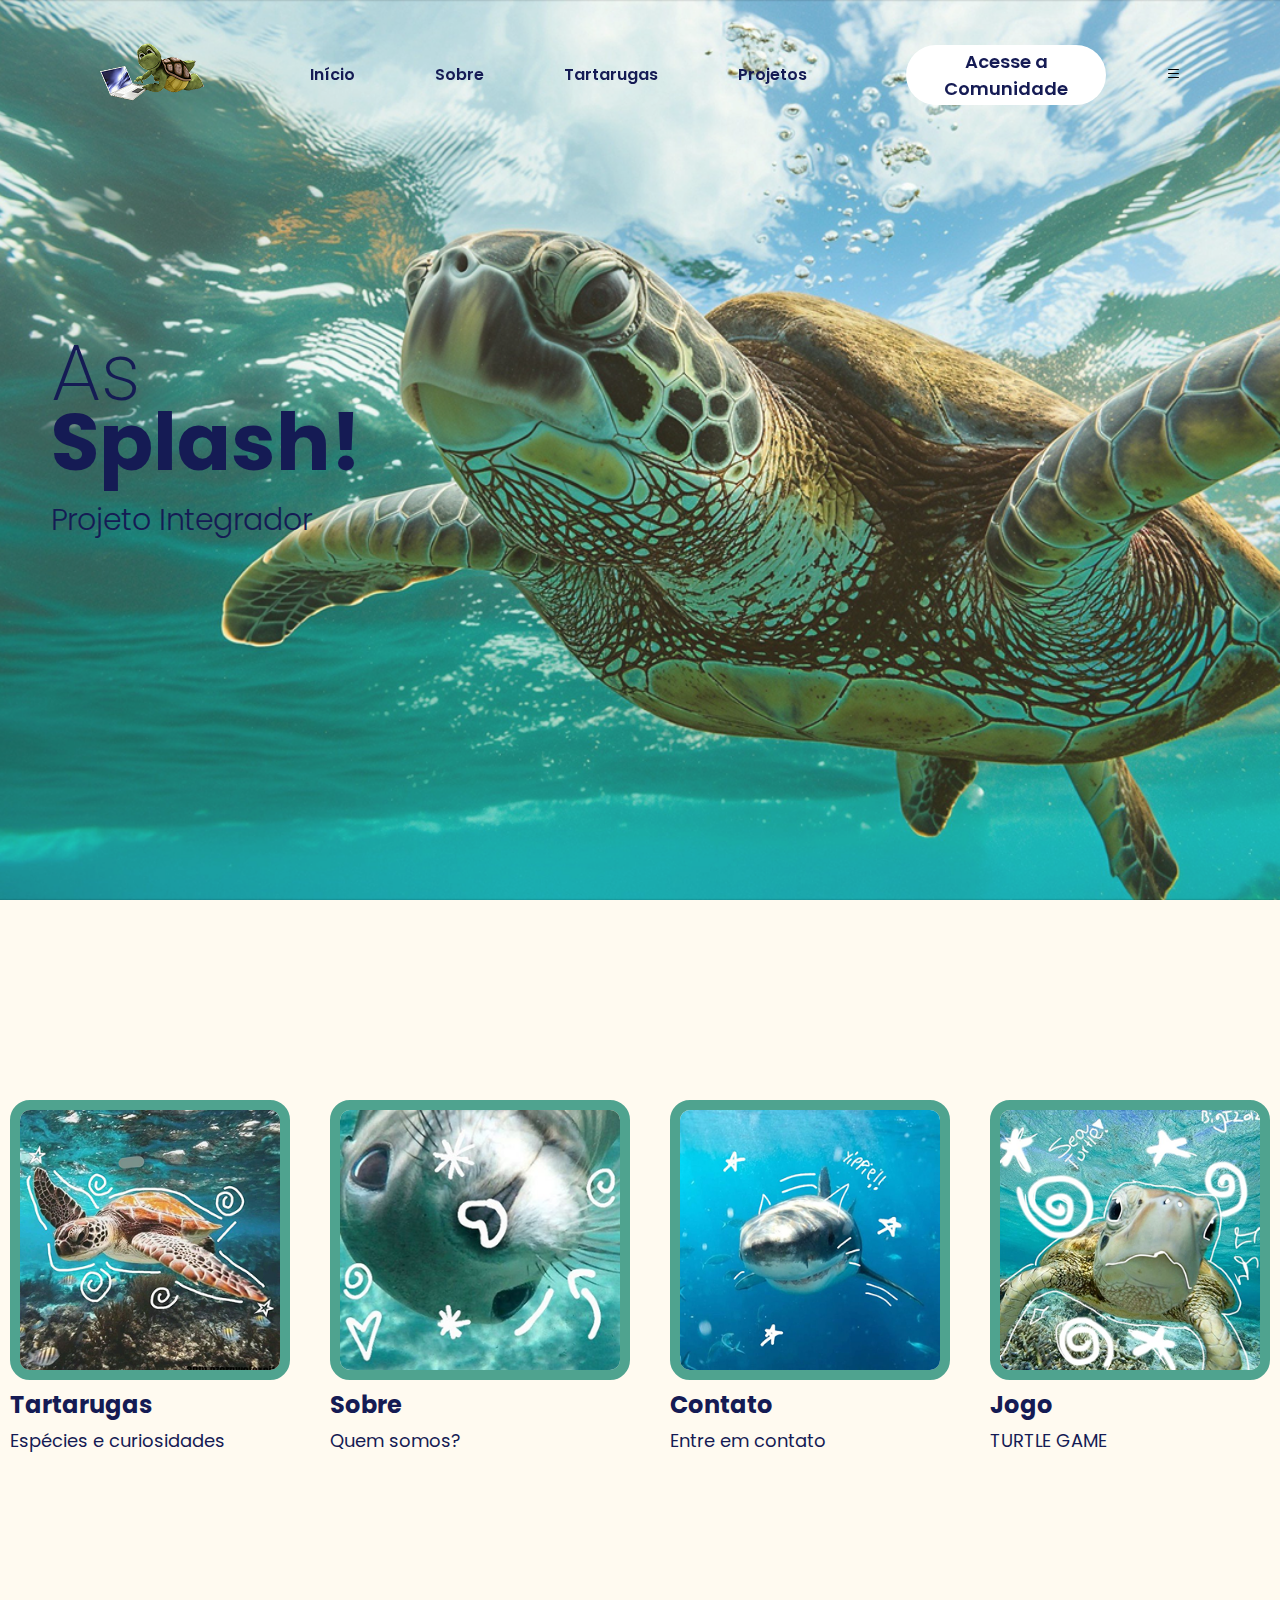
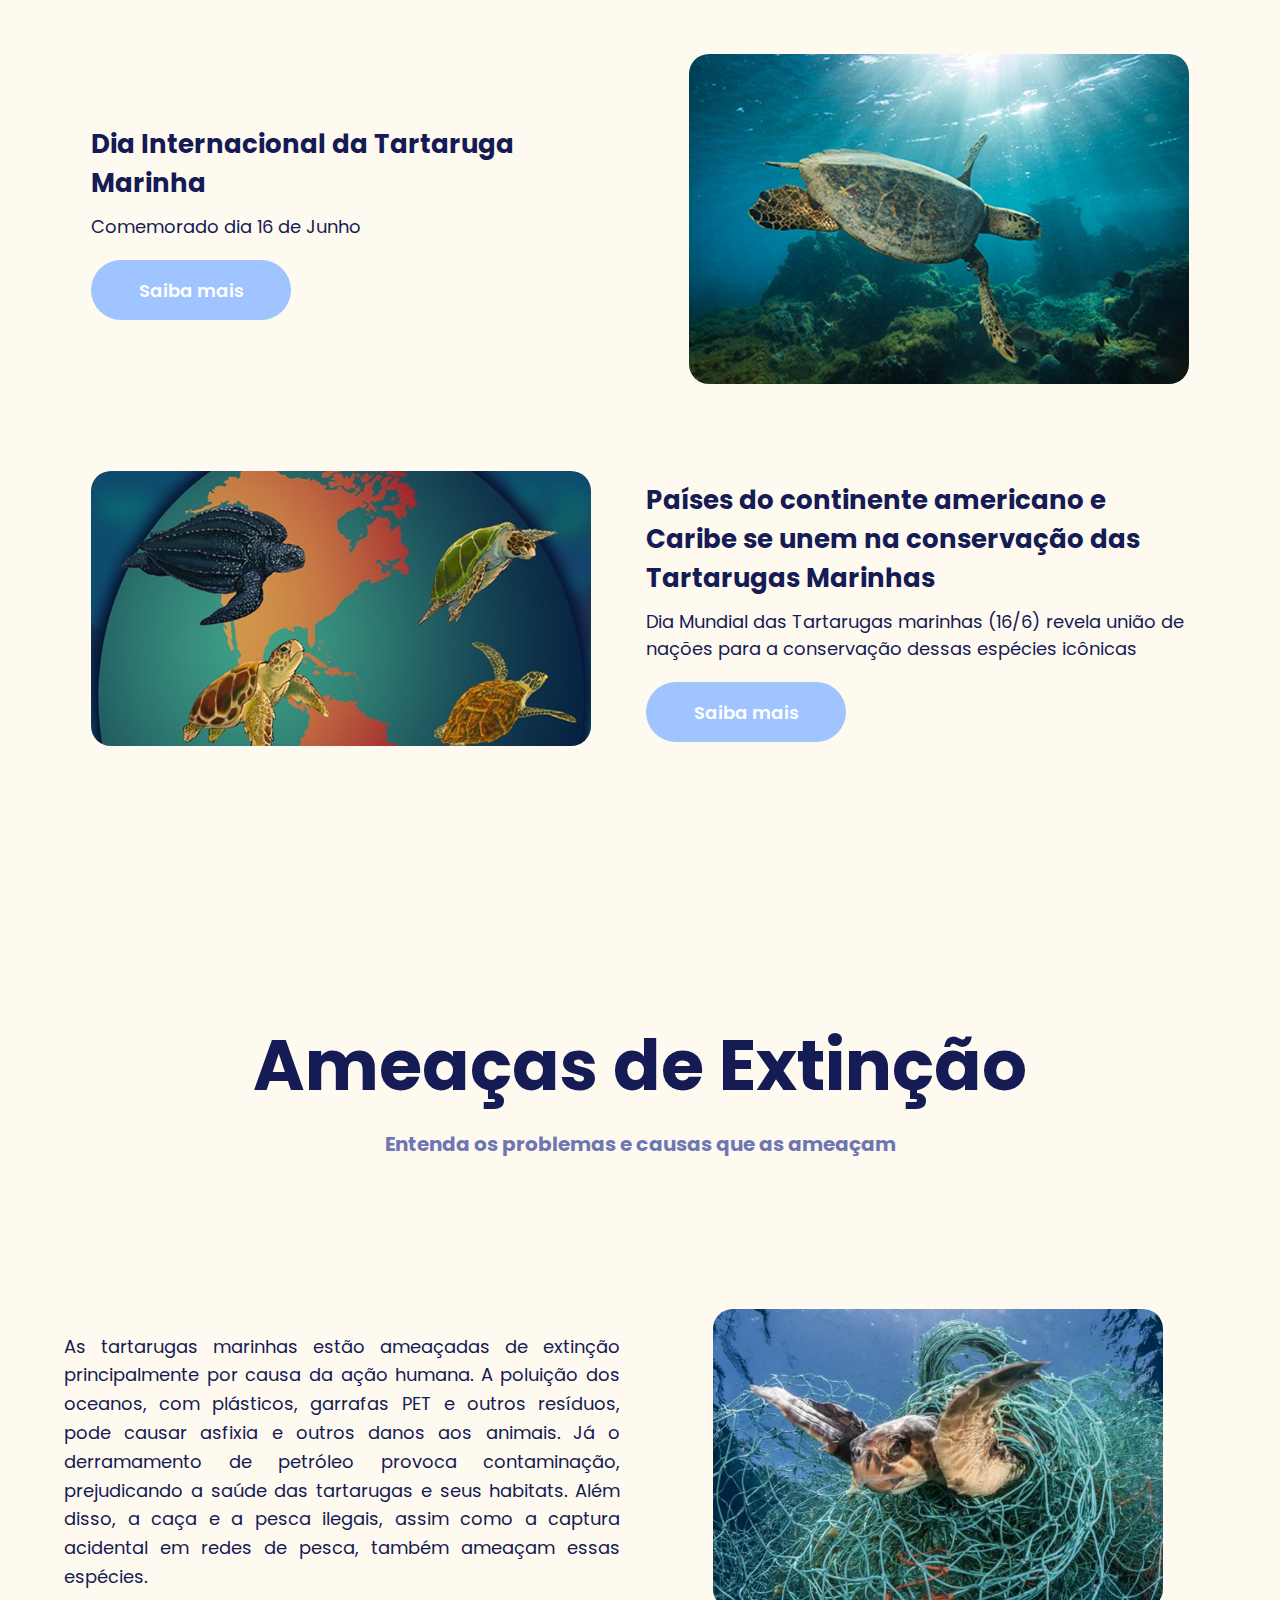
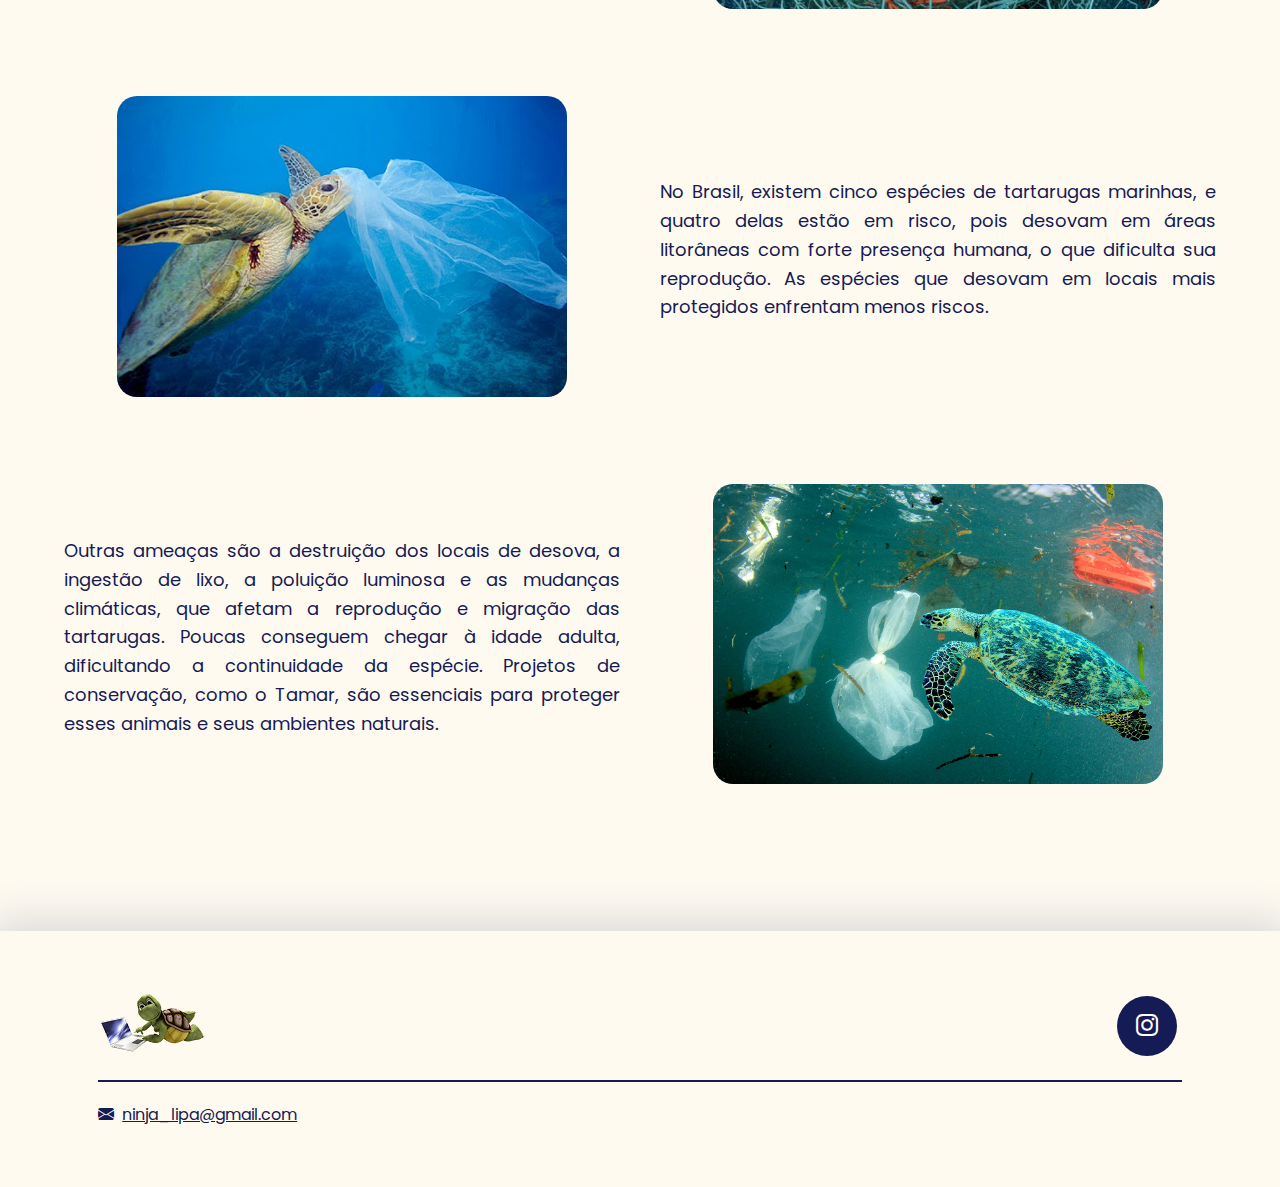
<file: index.html>
<!DOCTYPE html>
<html lang="pt-br">
<head>
    <meta charset="UTF-8">
    <meta name="viewport" content="width=device-width, initial-scale=1.0">
    <link rel="preconnect" href="https://fonts.googleapis.com">
    <link rel="preconnect" href="https://fonts.gstatic.com" crossorigin>
    <link href="https://fonts.googleapis.com/css2?family=Poppins:wght@300;400;600;700&display=swap" rel="stylesheet">
    <link rel="stylesheet" href="https://cdn.jsdelivr.net/npm/bootstrap-icons@1.10.5/font/bootstrap-icons.css">
    <link rel="stylesheet" href="style.css">
    <script src="scripts/menu.js" defer></script>
    <title>As Splash</title>
</head>
<body>
    
    <header id="header">
        <div class="interface">
            <div class="logo">
                <a href="index.html">
                    <img src="images/index/logo.png" alt="logotipo">
                </a>
            </div>

            <nav class="menu-desktop">
                <ul>
                    <li><a href="index.html">Início</a></li>
                    <li><a href="time.html">Sobre</a></li>
                    <li><a href="tartarugas.html">Tartarugas</a></li>
                    <li><a href="projetos.html">Projetos</a></li>
                </ul>
            </nav>

            <div class="btn-contato">
                <a href="login.html">
                    <button>Acesse a Comunidade</button>
                </a>
            </div>

            <div class="btn-abrir-menu" id="btn-menu">
                <i class="bi bi-list"></i>
            </div>
        </div>
    </header>

    <section class="topo-do-site" id="inicio">
        <div class="interface">
            <div class="txt-topo-site">
                <h1>As <span>Splash!</span></h1>
                <p>Projeto Integrador</p>
            </div>
        </div>
    </section>

    <section class="card-menu" id="menu">
        <div class="card-tartarugas">
            <img src="images/index/tartarugas.png" alt="tartarugas">
            <div class="card-txt">
                <a href="tartarugas.html">
                    <h3>Tartarugas</h3>
                    <h4>Espécies e curiosidades</h4>
                </a>
            </div>
        </div>

        <div class="card-sobre">
            <img src="images/index/sobre.png" alt="sobre">
            <div class="card-txt">
                <a href="time.html">
                    <h3>Sobre</h3>
                    <h4>Quem somos?</h4>
                </a>
            </div>
        </div>

        <div class="card-contato">
            <img src="images/index/contato.png" alt="contato">
            <div class="card-txt">
                <a href="contato.html">
                    <h3>Contato</h3>
                    <h4>Entre em contato</h4>
                </a>
            </div>
        </div>

        <div class="card-projetos">
            <img src="images/index/projeto.png" alt="projetos">
            <div class="card-txt">
                <a href="dino.html">
                    <h3>Jogo</h3>
                    <h4>TURTLE GAME</h4>
                </a>
            </div>
        </div>
    </section>

    <section class="noticias" id="noticias">
        <div class="interface">
            <div class="flex">
                <article class="primeiraParte">
                    <div class="txt-itens">
                        <h4>Dia Internacional da Tartaruga Marinha</h4>
                        <p>Comemorado dia 16 de Junho</p>
                        <a href="https://www.tamar.org.br/noticia1.php?cod=1079">
                            <button>Saiba mais</button>
                        </a>
                    </div>
                    <div class="img-itens">
                        <img src="images/index/noticia1.png" alt="">
                    </div>
                </article>

                <article class="segundaParte">
                    <div class="img-itens">
                        <img src="images/index/noticia2.png" alt="">
                    </div>
                    <div class="txt-itens">
                        <h4>Países do continente americano e Caribe se unem na conservação das Tartarugas Marinhas</h4>
                        <p>Dia Mundial das Tartarugas marinhas (16/6) revela união de nações para a conservação dessas espécies icônicas</p>
                        <a href="https://www.gov.br/icmbio/pt-br/assuntos/noticias/ultimas-noticias/paises-do-continente-americano-e-caribe-se-unem-na-conservacao-das-tartarugas-marinhas">
                            <button>Saiba mais</button>
                        </a>
                    </div>
                </article>
            </div>
        </div>
    </section>

    <section class="ameacas" id="ameacas">
        <div class="interface">

            <div class="titulo">
                <h1>Ameaças de Extinção</h1>
                <h3>Entenda os problemas e causas que as ameaçam</h3>
            </div>

            <div class="conteudo">
                <!-- 1º trecho -->
                <article class="bloco">
                    <div class="txt-bloco">
                        <p>
                            As tartarugas marinhas estão ameaçadas de extinção principalmente por causa da ação humana.
                            A poluição dos oceanos, com plásticos, garrafas PET e outros resíduos, pode causar asfixia
                            e outros danos aos animais. Já o derramamento de petróleo provoca contaminação, prejudicando
                            a saúde das tartarugas e seus habitats. Além disso, a caça e a pesca ilegais, assim como a
                            captura acidental em redes de pesca, também ameaçam essas espécies.
                        </p>
                    </div>
                    <div class="imagem">
                        <img src="images/index/foto1.png" alt="Tartaruga marinha e poluição">
                    </div>
                </article>

                <!-- 2º trecho -->
                <article class="bloco invertido">
                    <div class="txt-bloco">
                        <p>
                            No Brasil, existem cinco espécies de tartarugas marinhas, e quatro delas estão em risco, pois
                            desovam em áreas litorâneas com forte presença humana, o que dificulta sua reprodução. As espécies
                            que desovam em locais mais protegidos enfrentam menos riscos.
                        </p>
                    </div>
                    <div class="imagem">
                        <img src="images/index/foto2.png" alt="Tartaruga desovando na praia">
                    </div>
                </article>

                <!-- 3º trecho -->
                <article class="bloco">
                    <div class="txt-bloco">
                        <p>
                            Outras ameaças são a destruição dos locais de desova, a ingestão de lixo, a poluição luminosa e
                            as mudanças climáticas, que afetam a reprodução e migração das tartarugas. Poucas conseguem chegar
                            à idade adulta, dificultando a continuidade da espécie. Projetos de conservação, como o Tamar, são
                            essenciais para proteger esses animais e seus ambientes naturais.
                        </p>
                    </div>
                    <div class="imagem">
                        <img src="images/index/foto3.png" alt="Tartaruga nadando no oceano">
                    </div>
                </article>
            </div>
        </div>
    </section>


    <footer>
        <div class="interface">
            <div class="line-footer">
                <div class="flex">
                    <div class="logo-footer">
                        <img src="images/index/logo.png" alt="logotipo">
                    </div>
                    <div class="btn-social">
                        <a href="https://www.instagram.com/ninja_lipa/?utm_source=ig_web_button_share_sheet">
                            <button><i class="bi bi-instagram"></i></button>
                        </a>
                    </div>
                </div>
            </div>

            <div class="line-footer borda">
                <p><i class="bi bi-envelope-fill"></i> 
                    <a href="mailto:gabriela.tizeu@aluno.ifsp.edu.br">ninja_lipa@gmail.com</a>
                </p>
            </div>
        </div>
    </footer>

</body>
</html>
</file>
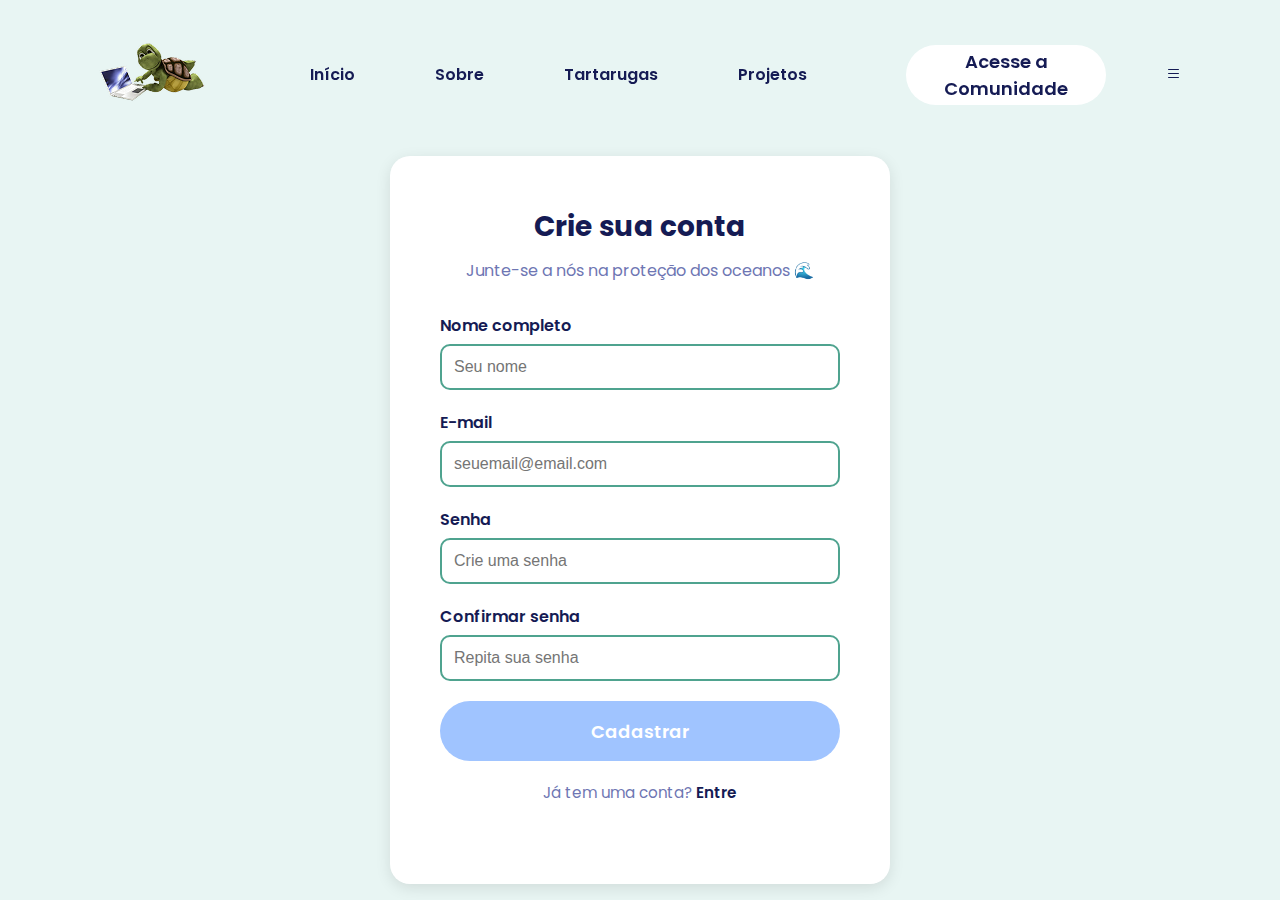
<file: cadastro.html>
<!DOCTYPE html>
<html lang="pt-BR">
<head>
    <meta charset="UTF-8">
    <meta name="viewport" content="width=device-width, initial-scale=1.0">
    <link rel="preconnect" href="https://fonts.googleapis.com">
    <link rel="preconnect" href="https://fonts.gstatic.com" crossorigin>
    <link href="https://fonts.googleapis.com/css2?family=Poppins:wght@300;400;600;700&display=swap" rel="stylesheet">
    <link rel="stylesheet" href="https://cdn.jsdelivr.net/npm/bootstrap-icons@1.10.5/font/bootstrap-icons.css">
    <link rel="stylesheet" href="style-login-cadastro.css">
    <script src="scripts/menu.js" defer></script>
    <title>As Splash</title>
</head>
<body>

  <header id="header">
    <div class="interface">
        <div class="logo">
            <a href="index.html">
                <img src="images/index/logo.png" alt="logotipo">
            </a>
        </div>

        <nav class="menu-desktop">
            <ul>
                <li><a href="index.html">Início</a></li>
                <li><a href="time.html">Sobre</a></li>
                <li><a href="tartarugas.html">Tartarugas</a></li>
                <li><a href="projetos.html">Projetos</a></li>
            </ul>
        </nav>

        <div class="btn-contato">
            <a href="login.html">
                <button>Acesse a Comunidade</button>
            </a>
        </div>

        <div class="btn-abrir-menu" id="btn-menu">
            <i class="bi bi-list"></i>
        </div>
    </div>
  </header>

  <div class="container">
    <div class="form-box">
      <h2>Crie sua conta</h2>
      <p>Junte-se a nós na proteção dos oceanos 🌊</p>

      <form action="cadastro.php" method="post">
        <div class="input-group">
          <label for="nome">Nome completo</label>
          <input type="text" id="nome" placeholder="Seu nome" required>
        </div>

        <div class="input-group">
          <label for="email">E-mail</label>
          <input type="email" id="email" placeholder="seuemail@email.com" required>
        </div>

        <div class="input-group">
          <label for="senha">Senha</label>
          <input type="password" id="senha" placeholder="Crie uma senha" required>
        </div>

        <div class="input-group">
          <label for="confirmar">Confirmar senha</label>
          <input type="password" id="confirmar" placeholder="Repita sua senha" required>
        </div>

        <button type="submit" class="btn">Cadastrar</button>

        <p class="link">
          Já tem uma conta? <a href="login.html">Entre</a>
        </p>
      </form>
    </div>
  </div>
</body>
</html>
</file>
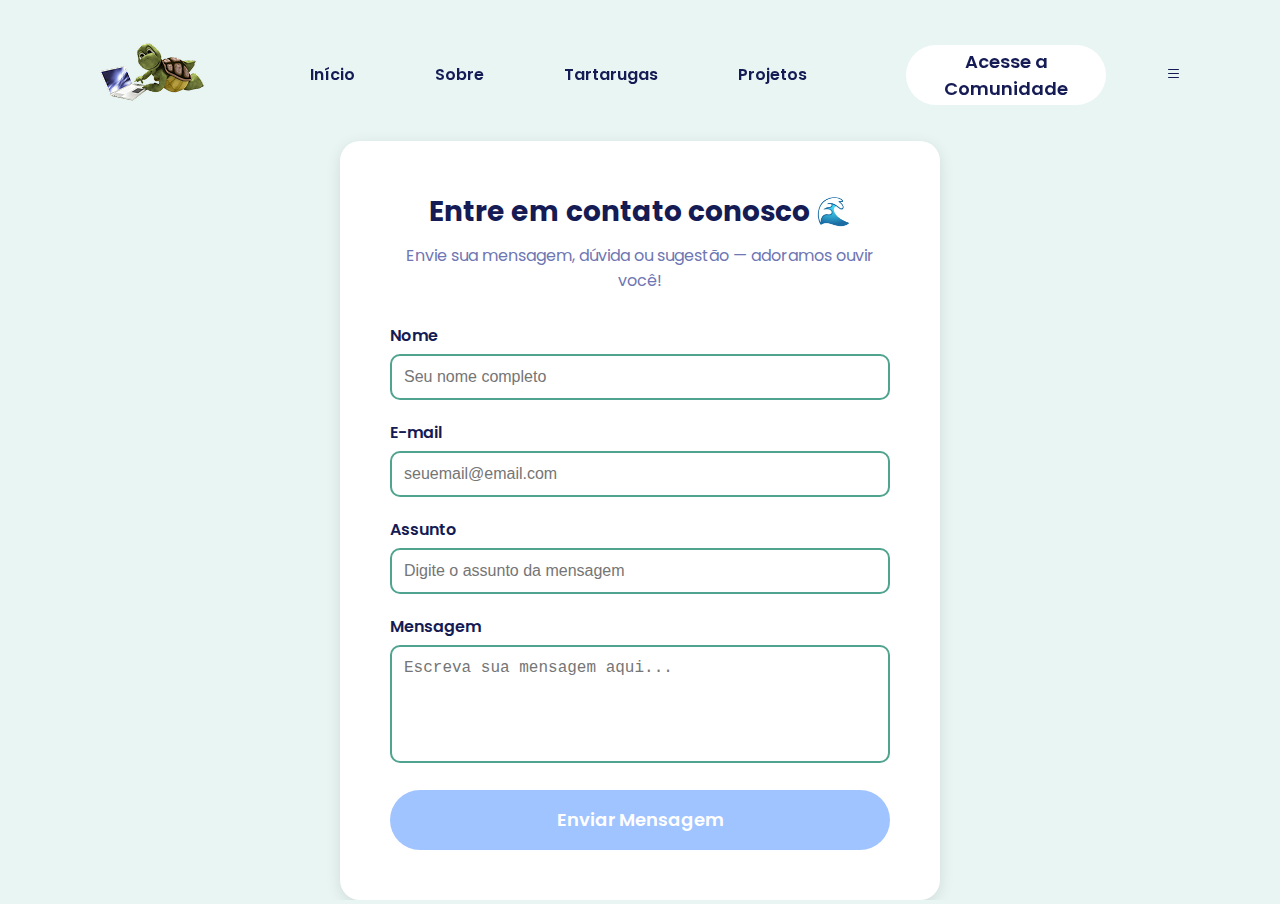
<file: contato.html>
<!DOCTYPE html>
<html lang="pt-BR">
<head>
  <meta charset="UTF-8">
  <meta name="viewport" content="width=device-width, initial-scale=1.0">
  <link rel="preconnect" href="https://fonts.googleapis.com">
  <link rel="preconnect" href="https://fonts.gstatic.com" crossorigin>
  <link href="https://fonts.googleapis.com/css2?family=Poppins:wght@300;400;600;700&display=swap" rel="stylesheet">
  <link rel="stylesheet" href="https://cdn.jsdelivr.net/npm/bootstrap-icons@1.10.5/font/bootstrap-icons.css">
  <link rel="stylesheet" href="style-contato.css">
  <script src="scripts/menu.js" defer></script>
  <title>As Splash</title>
</head>
<body>
  
  <header id="header">
    <div class="interface">
      <div class="logo">
        <a href="index.html">
          <img src="images/index/logo.png" alt="logotipo">
        </a>
      </div>

      <nav class="menu-desktop">
        <ul>
          <li><a href="index.html">Início</a></li>
          <li><a href="time.html">Sobre</a></li>
          <li><a href="tartarugas.html">Tartarugas</a></li>
          <li><a href="projetos.html">Projetos</a></li>
        </ul>
      </nav>

      <div class="btn-contato">
        <a href="login.html">
          <button>Acesse a Comunidade</button>
        </a>
      </div>

      <div class="btn-abrir-menu" id="btn-menu">
        <i class="bi bi-list"></i>
      </div>
    </div>
  </header>

  <main class="container">
    <div class="form-box">
      <h2>Entre em contato conosco 🌊</h2>
      <p>Envie sua mensagem, dúvida ou sugestão — adoramos ouvir você!</p>

      <!-- Envia os dados para contato.php -->
      <form action="contato.php" method="post">
        <div class="input-group">
          <label for="nome">Nome</label>
          <input type="text" name="nome" id="nome" placeholder="Seu nome completo" required>
        </div>

        <div class="input-group">
          <label for="email">E-mail</label>
          <input type="email" name="email" id="email" placeholder="seuemail@email.com" required>
        </div>

        <div class="input-group">
          <label for="assunto">Assunto</label>
          <input type="text" name="assunto" id="assunto" placeholder="Digite o assunto da mensagem" required>
        </div>

        <div class="input-group">
          <label for="mensagem">Mensagem</label>
          <textarea name="mensagem" id="mensagem" rows="5" placeholder="Escreva sua mensagem aqui..." required></textarea>
        </div>

        <button type="submit" class="btn">Enviar Mensagem</button>
      </form>
    </div>
  </main>

</body>
</html>
</file>
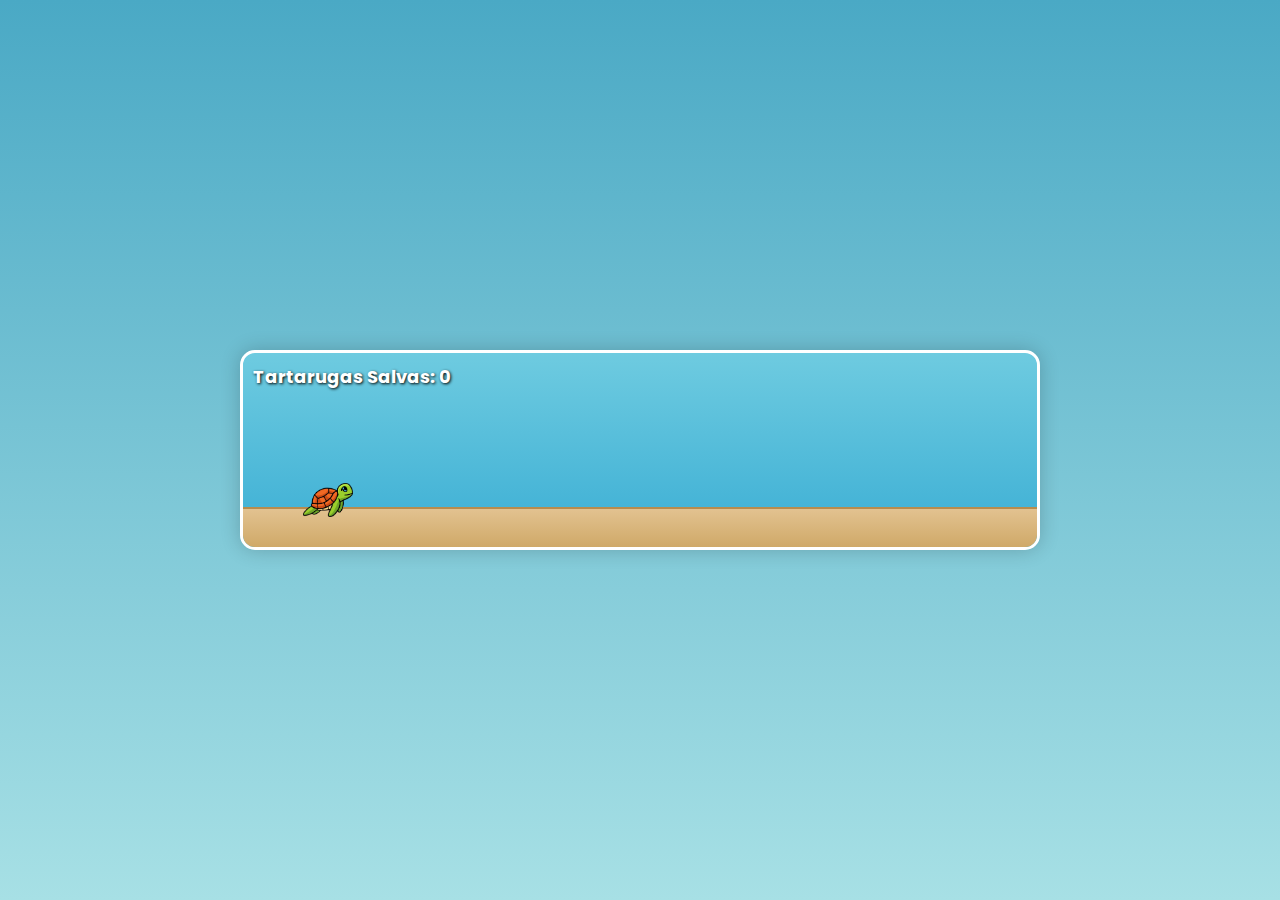
<file: dino.html>
<!DOCTYPE html>
<html lang="pt-br">
<head>
  <meta charset="UTF-8">
  <meta name="viewport" content="width=device-width, initial-scale=1.0">
  <link rel="preconnect" href="https://fonts.googleapis.com">
  <link rel="preconnect" href="https://fonts.gstatic.com" crossorigin>
  <link href="https://fonts.googleapis.com/css2?family=Poppins:wght@300;400;600;700&display=swap" rel="stylesheet">
  <link rel="stylesheet" href="https://cdn.jsdelivr.net/npm/bootstrap-icons@1.10.5/font/bootstrap-icons.css">
  <link rel="stylesheet" href="sau.css">
  <script src="scripts/menu.js" defer></script>
  <script src="scripts/ro.js" defer></script>
  <title>As Splash - Jogo</title>
</head>
<body>

  <main>
    <div class="game-container" id="gameContainer">

      <!-- Bolhas decorativas -->
      <div class="bubble"></div>
      <div class="bubble"></div>
      <div class="bubble"></div>
      <div class="bubble"></div>
      <div class="bubble"></div>
      <div class="bubble"></div>
      <div class="bubble"></div>
      <div class="bubble"></div>
      <div class="bubble"></div>
      <div class="bubble"></div>
      <div class="bubble"></div>

      <!-- Tartaruga -->
      <img src="images/jogo/tartaruga.png" alt="Tartaruga" class="turtle" id="turtle">

      <!-- Chão -->
      <div class="ground"></div>

      <!-- Placar -->
      <div id="score">Tartarugas Salvas: 0</div>
    </div>
  </main>

</body>
</html>
</file>
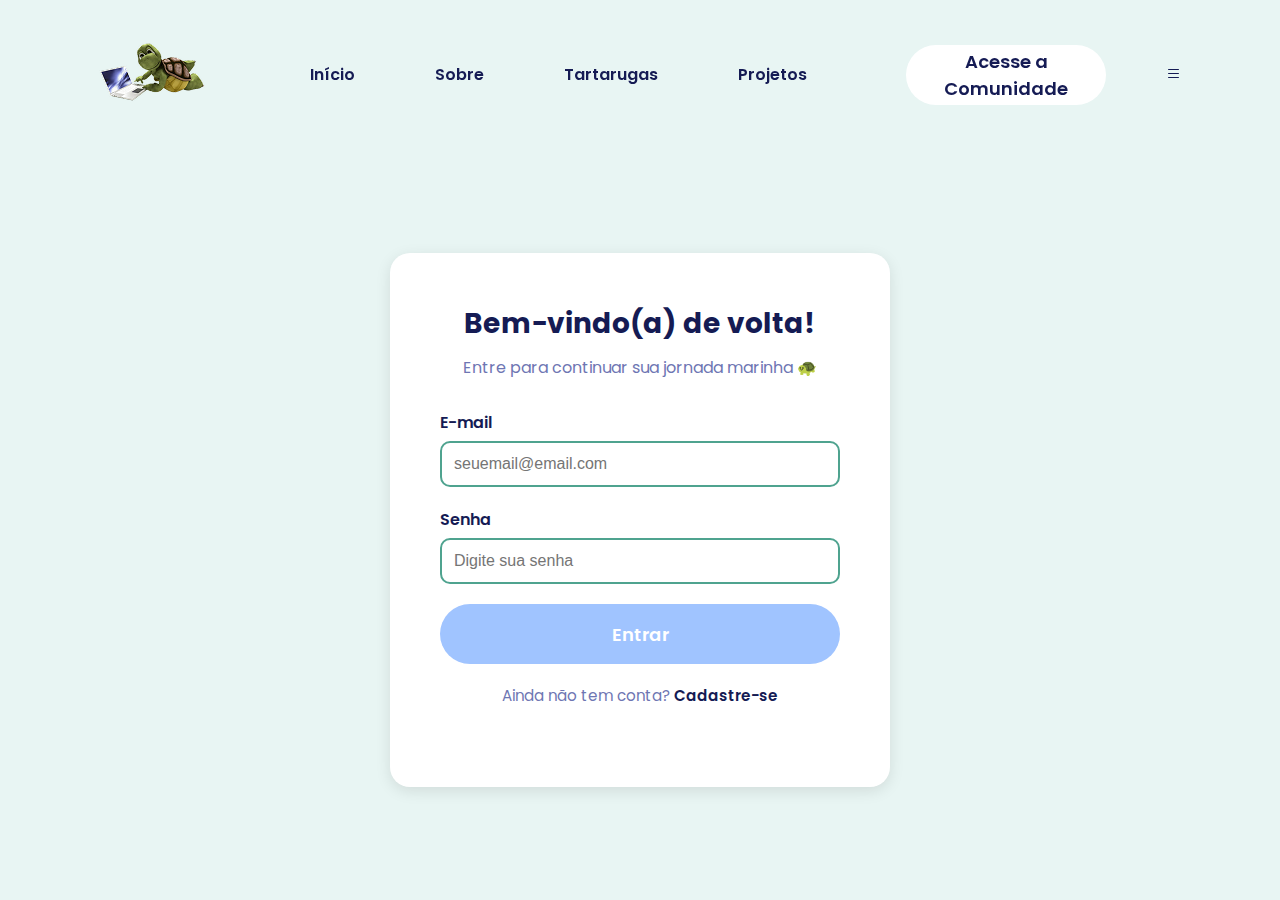
<file: login.html>
<!DOCTYPE html>
<html lang="pt-BR">
<head>
  <meta charset="UTF-8">
  <meta name="viewport" content="width=device-width, initial-scale=1.0">
  <link rel="preconnect" href="https://fonts.googleapis.com">
  <link rel="preconnect" href="https://fonts.gstatic.com" crossorigin>
  <link href="https://fonts.googleapis.com/css2?family=Poppins:wght@300;400;600;700&display=swap" rel="stylesheet">
  <link rel="stylesheet" href="https://cdn.jsdelivr.net/npm/bootstrap-icons@1.10.5/font/bootstrap-icons.css">
  <link rel="stylesheet" href="style-login-cadastro.css">
  <script src="scripts/menu.js" defer></script>
  <title>As Splash</title>
</head>
<body>
  
  <header id="header">
    <div class="interface">
      <div class="logo">
        <a href="index.html">
          <img src="images/index/logo.png" alt="logotipo">
        </a>
      </div>

      <nav class="menu-desktop">
        <ul>
          <li><a href="index.html">Início</a></li>
          <li><a href="time.html">Sobre</a></li>
          <li><a href="tartarugas.html">Tartarugas</a></li>
          <li><a href="projetos.html">Projetos</a></li>
        </ul>
      </nav>

      <div class="btn-contato">
        <a href="login.html">
          <button>Acesse a Comunidade</button>
        </a>
      </div>

      <div class="btn-abrir-menu" id="btn-menu">
        <i class="bi bi-list"></i>
      </div>
    </div>
  </header>

  <main class="container">
    <div class="form-box">
      <h2>Bem-vindo(a) de volta!</h2>
      <p>Entre para continuar sua jornada marinha 🐢</p>

      <form action="login.php" method="post">
        <div class="input-group">
          <label for="email">E-mail</label>
          <input type="email" id="email" placeholder="seuemail@email.com" required>
        </div>

        <div class="input-group">
          <label for="senha">Senha</label>
          <input type="password" id="senha" placeholder="Digite sua senha" required>
        </div>

        <a href="comunidade.html">
          <button type="submit" class="btn">Entrar</button>
        </a>

        <p class="link">
          Ainda não tem conta? <a href="cadastro.html">Cadastre-se</a>
        </p>
      </form>
    </div>
  </main>

</body>
</html>
</file>
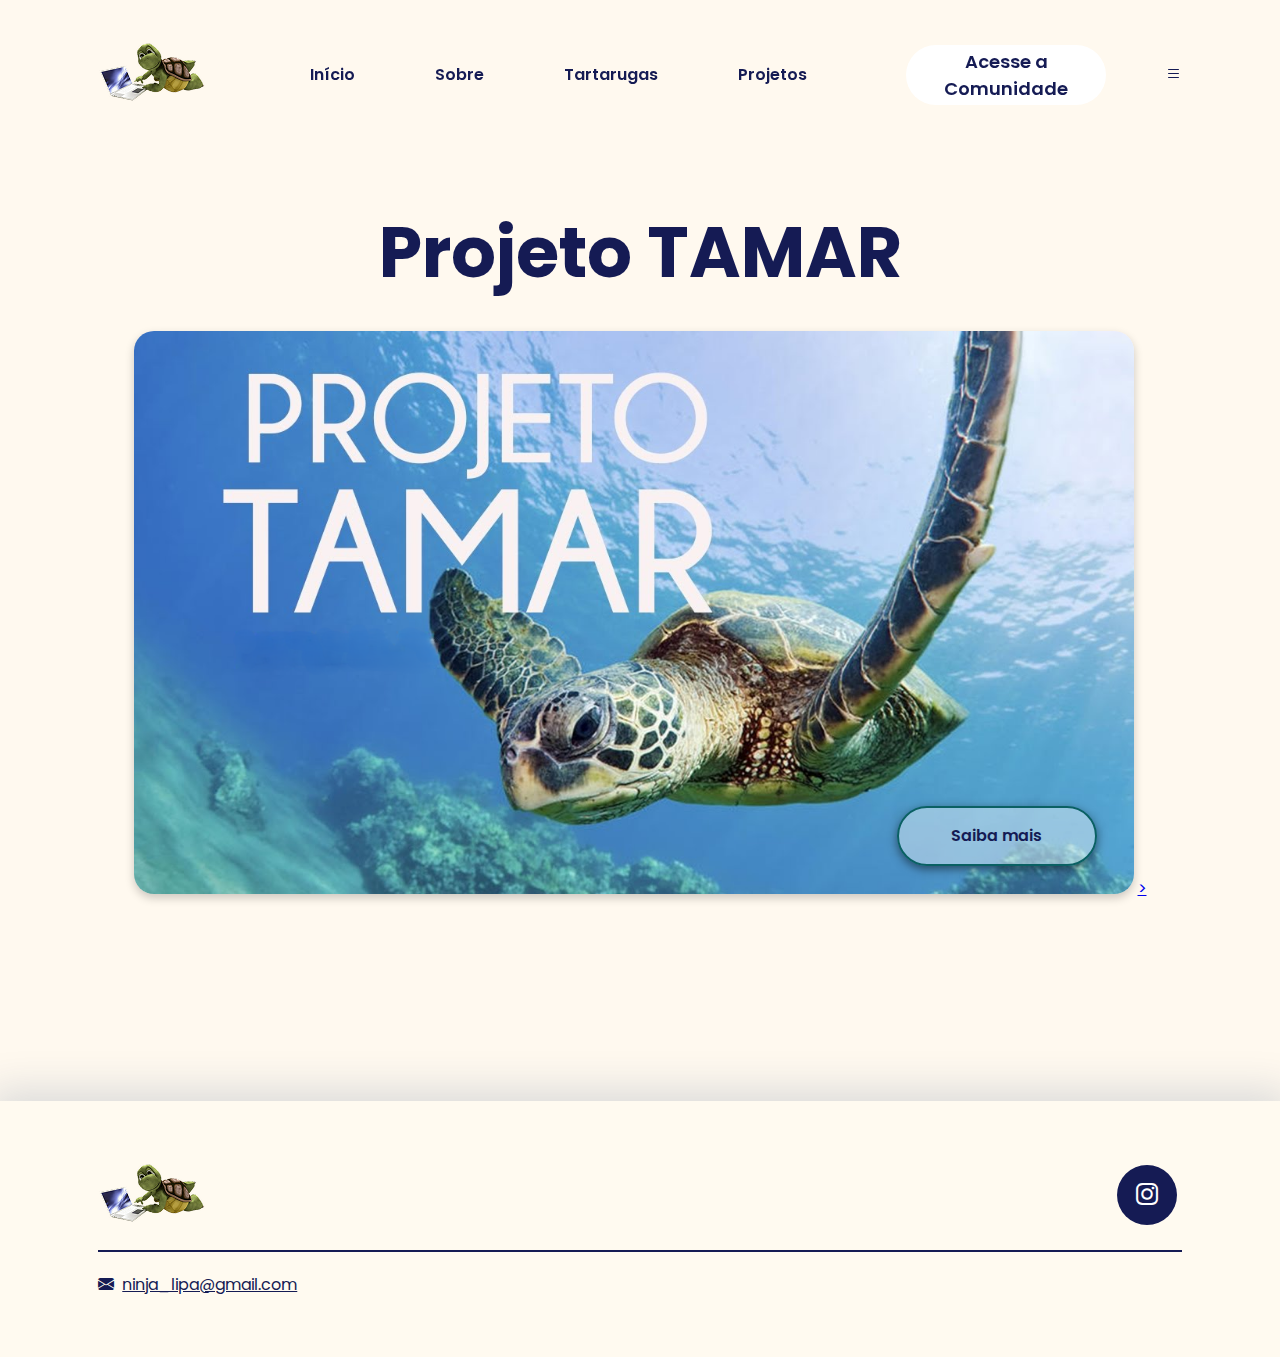
<file: projetos.html>
<!DOCTYPE html>
<html lang="pt-BR">
<head>
    <meta charset="UTF-8">
    <meta name="viewport" content="width=device-width, initial-scale=1.0">
    <link rel="preconnect" href="https://fonts.googleapis.com">
    <link rel="preconnect" href="https://fonts.gstatic.com" crossorigin>
    <link href="https://fonts.googleapis.com/css2?family=Poppins:wght@300;400;600;700&display=swap" rel="stylesheet">
    <link rel="stylesheet" href="https://cdn.jsdelivr.net/npm/bootstrap-icons@1.10.5/font/bootstrap-icons.css">
    <link rel="stylesheet" href="style-projetos.css">
    <script src="scripts/menu.js" defer></script>
    <title>As Splash</title>
</head>
<body>
    <header id="header">
        <div class="interface">
            <div class="logo">
                <a href="index.html">
                    <img src="images/index/logo.png" alt="logotipo">
                </a>
            </div>

            <nav class="menu-desktop">
                <ul>
                    <li><a href="index.html">Início</a></li>
                    <li><a href="time.html">Sobre</a></li>
                    <li><a href="tartarugas.html">Tartarugas</a></li>
                    <li><a href="projetos.html">Projetos</a></li>
                </ul>
            </nav>

            <div class="btn-contato">
                <a href="login.html">
                    <button>Acesse a Comunidade</button>
                </a>
            </div>

            <div class="btn-abrir-menu" id="btn-menu">
                <i class="bi bi-list"></i>
            </div>
        </div>
    </header>

    <section class="projeto-tamar">
        <h2>Projeto <span>TAMAR</span></h2>
        <div class="imagem-container">
            <img src="images/projetos/tamar.png" alt="Projeto TAMAR">
            <a href="https://www.tamar.org.br/">>
                <button class="btn-saiba">Saiba mais</button>
            </a>
        </div>
    </section>


    <footer>
        <div class="interface">
            <div class="line-footer">
                <div class="flex">
                    <div class="logo-footer">
                        <img src="images/index/logo.png" alt="logotipo">
                    </div>
                    <div class="btn-social">
                        <a href="https://www.instagram.com/ninja_lipa/?utm_source=ig_web_button_share_sheet">
                            <button><i class="bi bi-instagram"></i></button>
                        </a>
                    </div>
                </div>
            </div>

            <div class="line-footer borda">
                <p><i class="bi bi-envelope-fill"></i> 
                    <a href="mailto:gabriela.tizeu@aluno.ifsp.edu.br">ninja_lipa@gmail.com</a>
                </p>
            </div>
        </div>
    </footer>
</body>
</html>
</file>
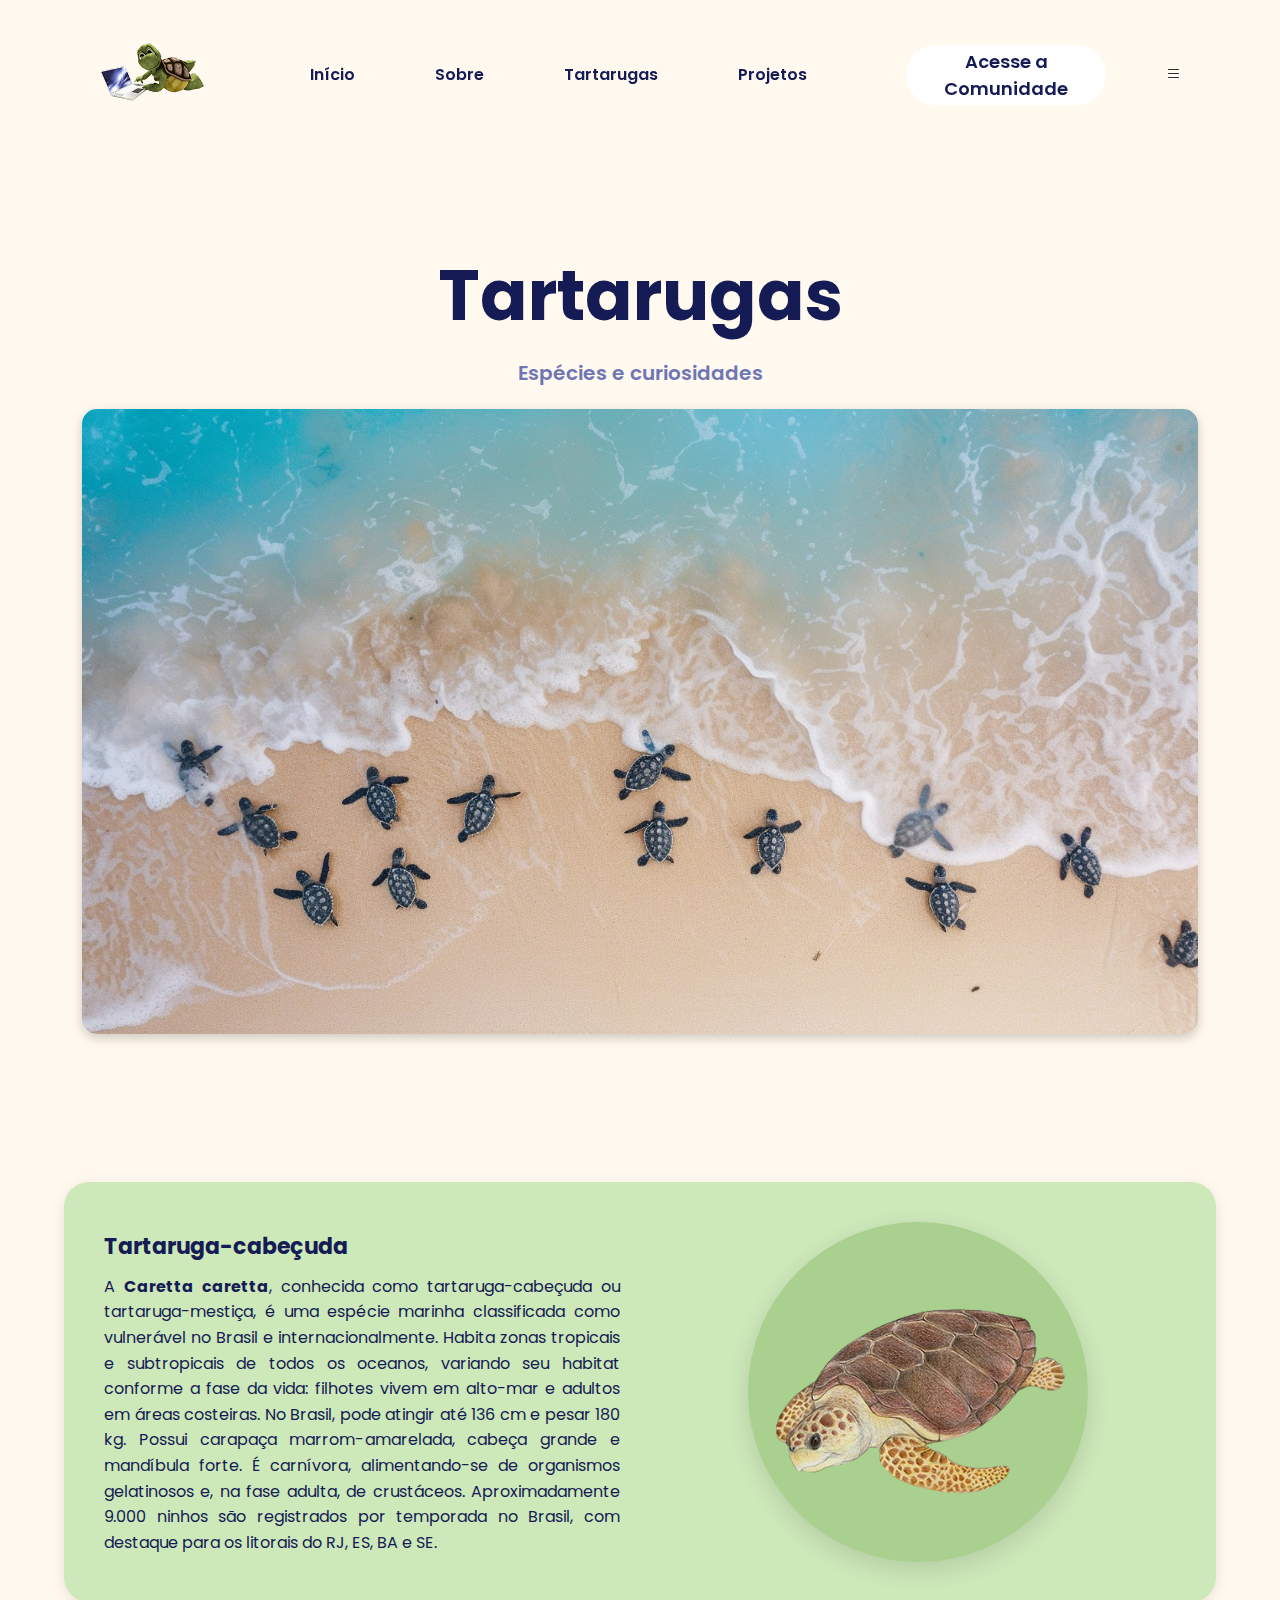
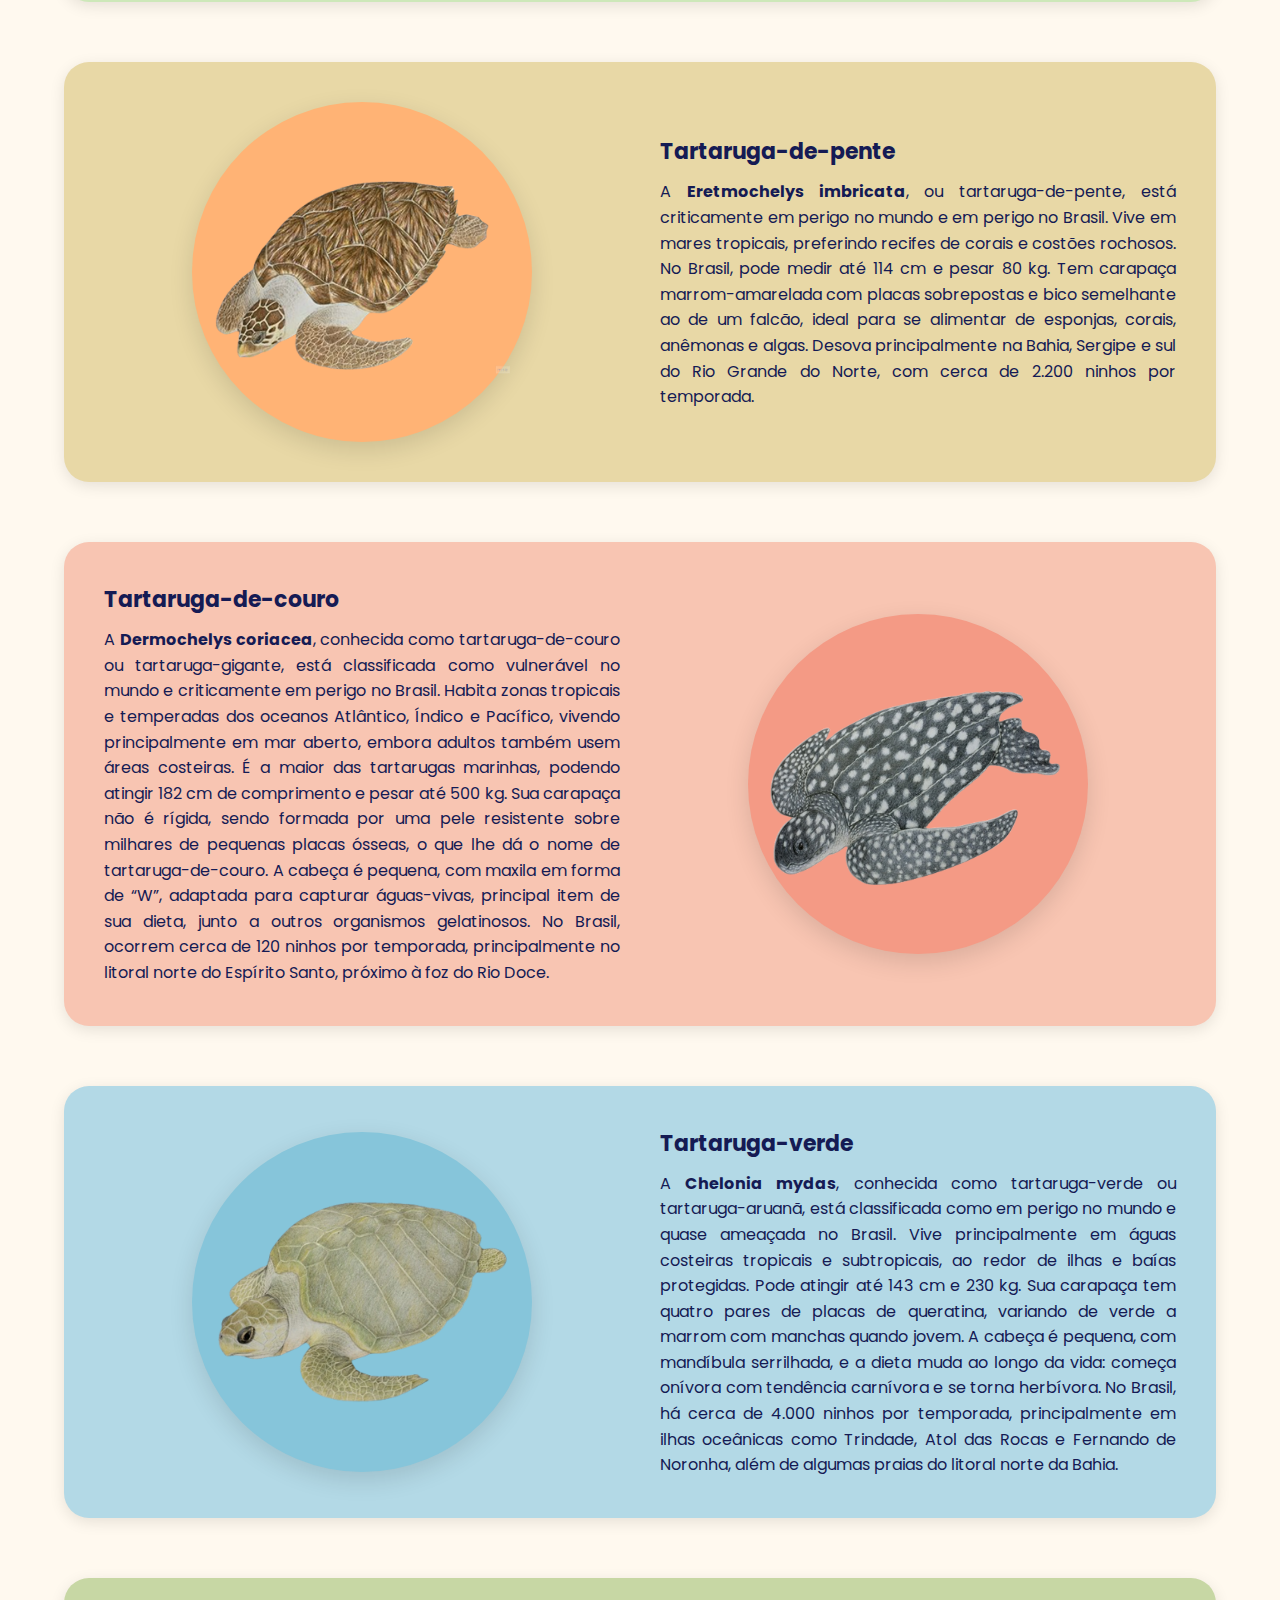
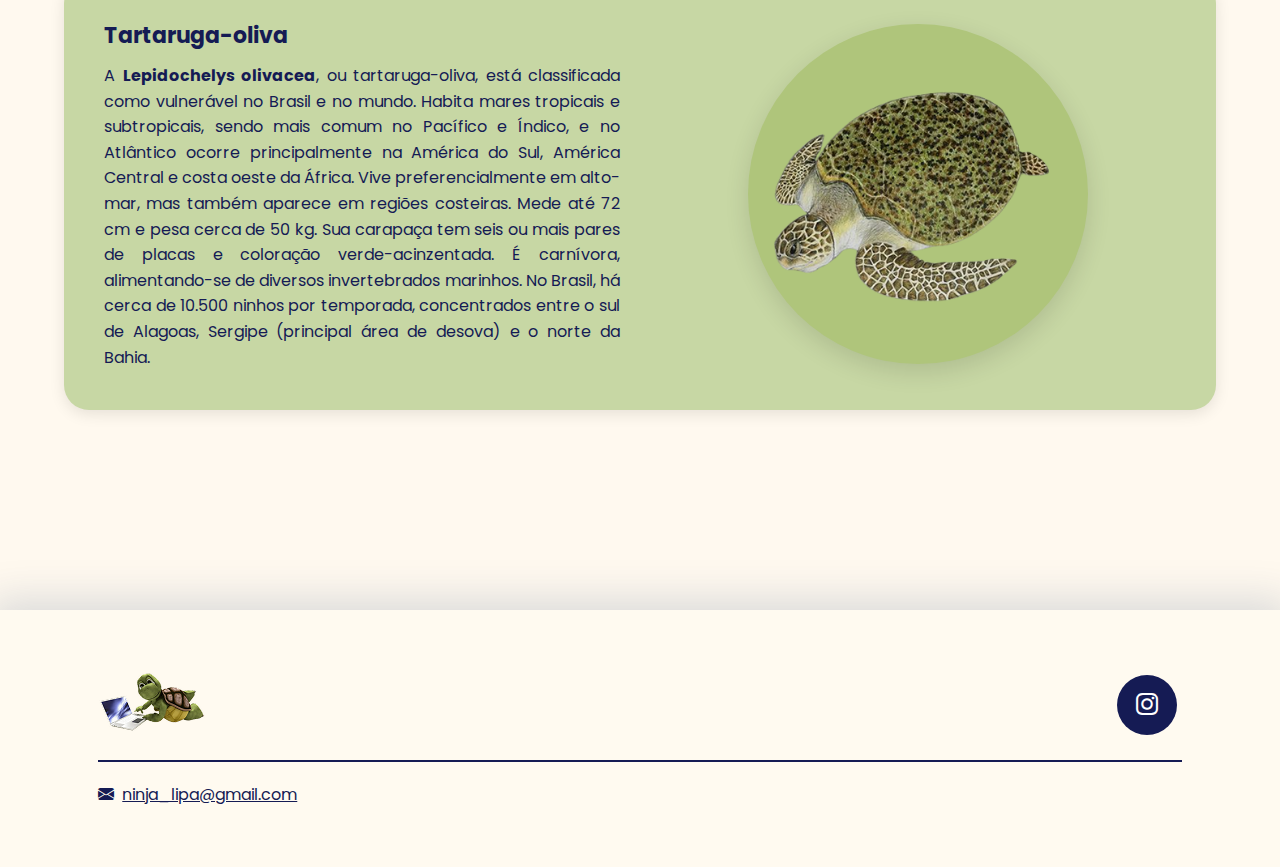
<file: tartarugas.html>
<!DOCTYPE html>
<html lang="pt-BR">
<head>
    <meta charset="UTF-8">
    <meta name="viewport" content="width=device-width, initial-scale=1.0">
    <link rel="preconnect" href="https://fonts.googleapis.com">
    <link rel="preconnect" href="https://fonts.gstatic.com" crossorigin>
    <link href="https://fonts.googleapis.com/css2?family=Poppins:wght@300;400;600;700&display=swap" rel="stylesheet">
    <link rel="stylesheet" href="https://cdn.jsdelivr.net/npm/bootstrap-icons@1.10.5/font/bootstrap-icons.css">
    <link rel="stylesheet" href="style-tartarugas.css">
    <script src="scripts/menu.js" defer></script>
    <title>As Splash</title>
</head>
<body>

    <header id="header">
        <div class="interface">
            <div class="logo">
                <a href="index.html">
                    <img src="images/index/logo.png" alt="logotipo">
                </a>
            </div>

            <nav class="menu-desktop">
                <ul>
                    <li><a href="index.html">Início</a></li>
                    <li><a href="time.html">Sobre</a></li>
                    <li><a href="tartarugas.html">Tartarugas</a></li>
                    <li><a href="projetos.html">Projetos</a></li>
                </ul>
            </nav>

            <div class="btn-contato">
                <a href="login.html">
                    <button>Acesse a Comunidade</button>
                </a>
            </div>

            <div class="btn-abrir-menu" id="btn-menu">
                <i class="bi bi-list"></i>
            </div>
        </div>
    </header>

  <section class="topo">
    <h1>Tartarugas</h1>
    <p>Espécies e curiosidades</p>
    <img src="images/tartarugas/tartarugas-mar.png" alt="Tartarugas indo ao mar">
  </section>

  <main class="conteudo">

    <section class="tartaruga">
      <div class="texto">
        <h2>Tartaruga-cabeçuda</h2>
        <p>
          A <strong>Caretta caretta</strong>, conhecida como tartaruga-cabeçuda ou tartaruga-mestiça, é uma espécie marinha 
          classificada como vulnerável no Brasil e internacionalmente. Habita zonas tropicais e subtropicais de todos os oceanos, variando seu 
          habitat conforme a fase da vida: filhotes vivem em alto-mar e adultos em áreas costeiras. No Brasil, pode atingir até 136 cm e pesar 180 
          kg. Possui carapaça marrom-amarelada, cabeça grande e mandíbula forte. É carnívora, alimentando-se de organismos gelatinosos e, na fase 
          adulta, de crustáceos. Aproximadamente 9.000 ninhos são registrados por temporada no Brasil, com destaque para os litorais do RJ, ES, BA e SE.
        </p>
      </div>
      <div class="imagem">
        <div class="circle">
            <img src="images/tartarugas/tartaruga-cabecuda.png" alt="Tartaruga-cabeçuda">
        </div>
      </div>
    </section>

    <section class="tartaruga invertida">
      <div class="texto">
        <h2>Tartaruga-de-pente</h2>
        <p>
          A <strong>Eretmochelys imbricata</strong>, ou tartaruga-de-pente, está criticamente em perigo no mundo e em perigo no Brasil. Vive em 
          mares tropicais, preferindo recifes de corais e costões rochosos. No Brasil, pode medir até 114 cm e pesar 80 kg. Tem carapaça 
          marrom-amarelada com placas sobrepostas e bico semelhante ao de um falcão, ideal para se alimentar de esponjas, corais, anêmonas e algas. Desova principalmente na Bahia, Sergipe e sul do Rio Grande do Norte, com cerca de 2.200 ninhos por temporada.
        </p>
      </div>
      <div class="imagem">
        <div class="circle">
            <img src="images/tartarugas/tartaruga-pente.png" alt="Tartaruga-de-pente">
        </div>
      </div>
    </section>

    <section class="tartaruga">
      <div class="texto">
        <h2>Tartaruga-de-couro</h2>
        <p>
          A <strong>Dermochelys coriacea</strong>, conhecida como tartaruga-de-couro ou tartaruga-gigante, está classificada como vulnerável no 
          mundo e criticamente em perigo no Brasil. Habita zonas tropicais e temperadas dos oceanos Atlântico, Índico e Pacífico, vivendo 
          principalmente em mar aberto, embora adultos também usem áreas costeiras. 
          É a maior das tartarugas marinhas, podendo atingir 182 cm de comprimento e pesar até 500 kg. Sua carapaça não é rígida, sendo formada por uma pele 
          resistente sobre milhares de pequenas placas ósseas, o que lhe dá o nome de tartaruga-de-couro. A cabeça é pequena, com maxila em forma 
          de “W”, adaptada para capturar águas-vivas, principal item de sua dieta, junto a outros organismos gelatinosos. No Brasil, ocorrem cerca 
          de 120 ninhos por temporada, principalmente no litoral norte do Espírito Santo, próximo à foz do Rio Doce.
        </p>
      </div>
      <div class="imagem">
        <div class="circle">
            <img src="images/tartarugas/tartaruga-couro.png" alt="Tartaruga-de-couro">
        </div>
      </div>
    </section>

    <section class="tartaruga invertida">
      <div class="texto">
        <h2>Tartaruga-verde</h2>
        <p>
          A <strong>Chelonia mydas</strong>, conhecida como tartaruga-verde ou tartaruga-aruanã, está classificada como em perigo no mundo e quase 
          ameaçada no Brasil. Vive principalmente em águas costeiras tropicais e subtropicais, ao redor de ilhas e baías protegidas. Pode atingir 
          até 143 cm e 230 kg. Sua carapaça tem quatro pares de placas de queratina, variando de verde a marrom com manchas quando jovem. A cabeça 
          é pequena, com mandíbula serrilhada, e a dieta muda ao longo da vida: começa onívora com tendência carnívora e se torna herbívora. No 
          Brasil, há cerca de 4.000 ninhos por temporada, principalmente em ilhas oceânicas como Trindade, Atol das Rocas e Fernando de Noronha, 
          além de algumas praias do litoral norte da Bahia.
        </p>
      </div>
      <div class="imagem">
        <div class="circle">
            <img src="images/tartarugas/tartaruga-verde.png" alt="Tartaruga-verde">
        </div>
      </div>
    </section>

    <section class="tartaruga">
      <div class="texto">
        <h2>Tartaruga-oliva</h2>
        <p>
          A <strong>Lepidochelys olivacea</strong>, ou tartaruga-oliva, está classificada como vulnerável no Brasil e no mundo. Habita mares 
          tropicais e subtropicais, sendo mais comum no Pacífico e Índico, e no Atlântico ocorre principalmente na América do Sul, América Central 
          e costa oeste da África. Vive preferencialmente em alto-mar, mas também aparece em regiões costeiras. Mede até 72 cm e pesa cerca de 50 kg.
           Sua carapaça tem seis ou mais pares de placas e coloração verde-acinzentada. É carnívora, alimentando-se de diversos invertebrados marinhos. 
           No Brasil, há cerca de 10.500 ninhos por temporada, concentrados entre o sul de Alagoas, Sergipe (principal área de desova) e o norte da Bahia.
        </p>
      </div>
      <div class="imagem">
        <div class="circle">
            <img src="images/tartarugas/tartaruga-oliva.png" alt="Tartaruga-oliva">
        </div>
      </div>
    </section>

  </main>

  <footer>
        <div class="interface">
            <div class="line-footer">
                <div class="flex">
                    <div class="logo-footer">
                        <img src="images/index/logo.png" alt="logotipo">
                    </div>
                    <div class="btn-social">
                        <a href="https://www.instagram.com/ninja_lipa/?utm_source=ig_web_button_share_sheet">
                            <button><i class="bi bi-instagram"></i></button>
                        </a>
                    </div>
                </div>
            </div>

            <div class="line-footer borda">
                <p><i class="bi bi-envelope-fill"></i> 
                    <a href="mailto:gabriela.tizeu@aluno.ifsp.edu.br">ninja_lipa@gmail.com</a>
                </p>
            </div>
        </div>
    </footer>

</body>
</html>
</file>
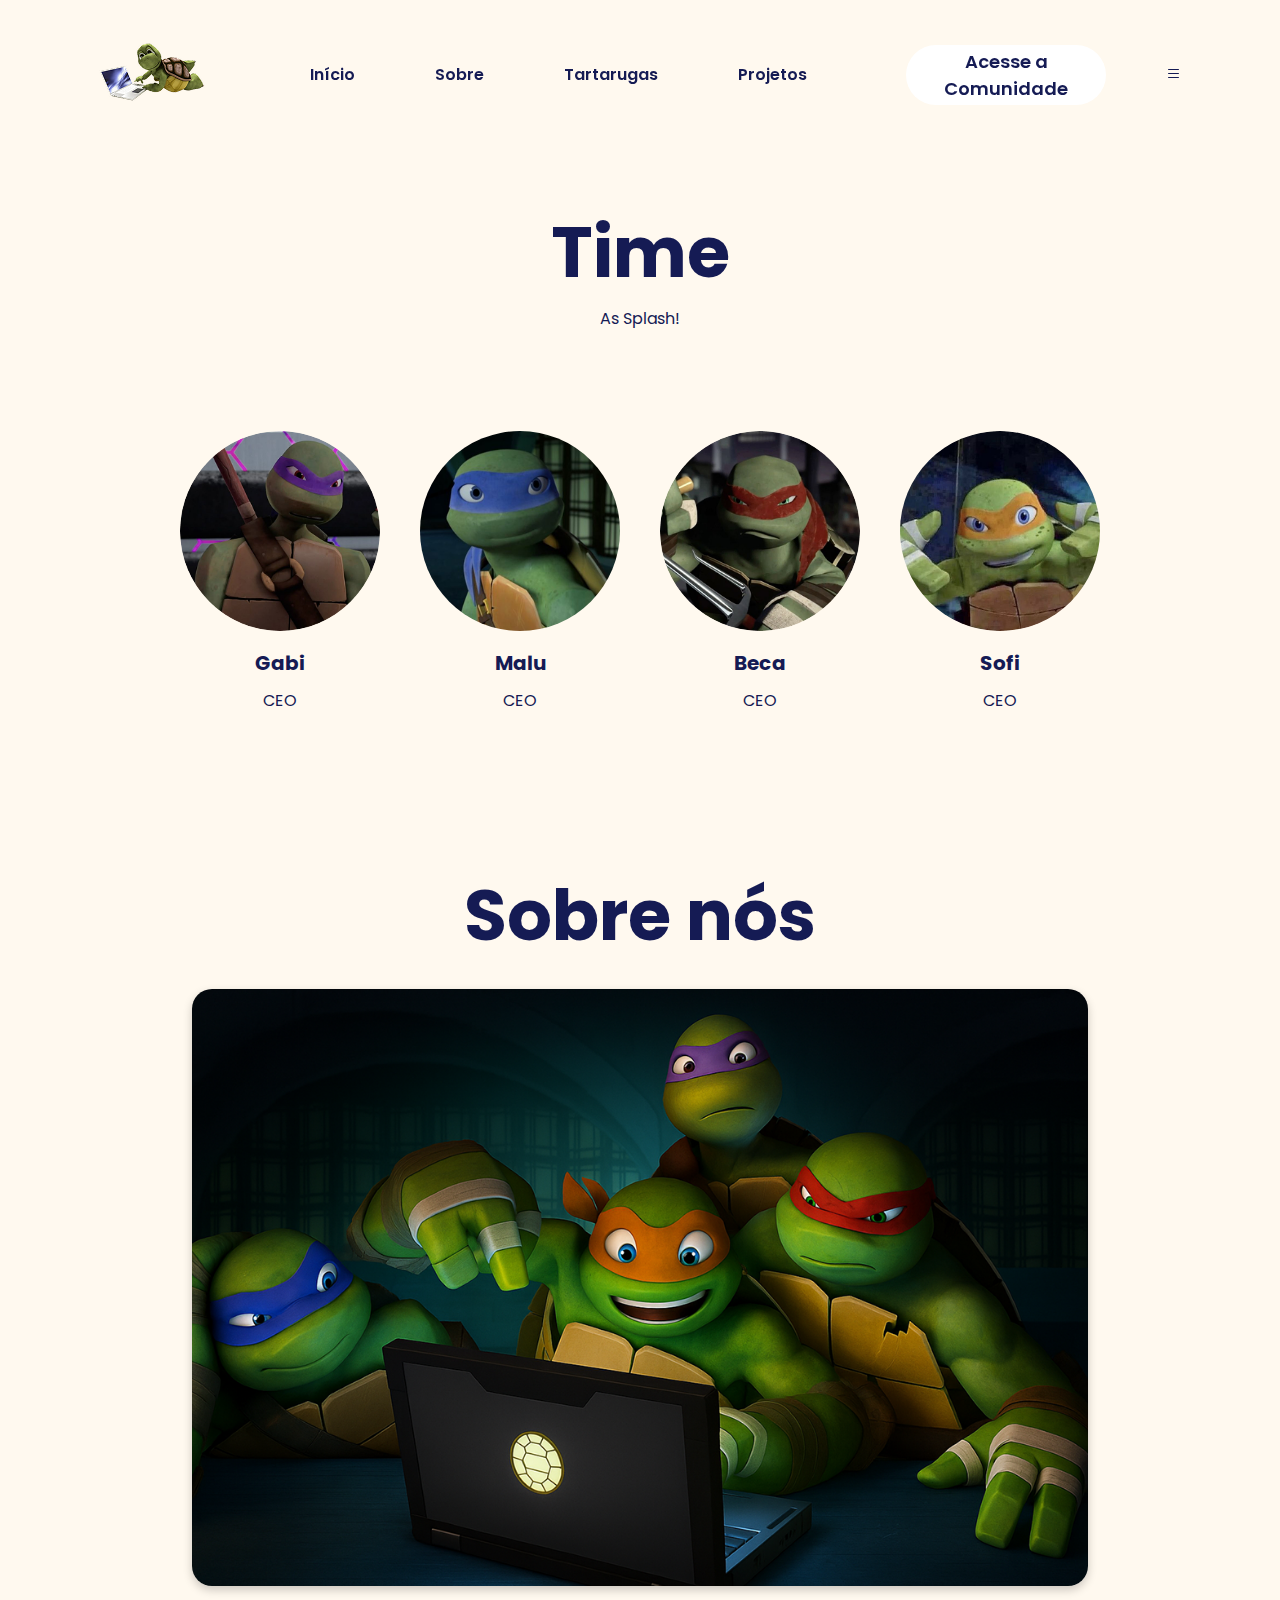
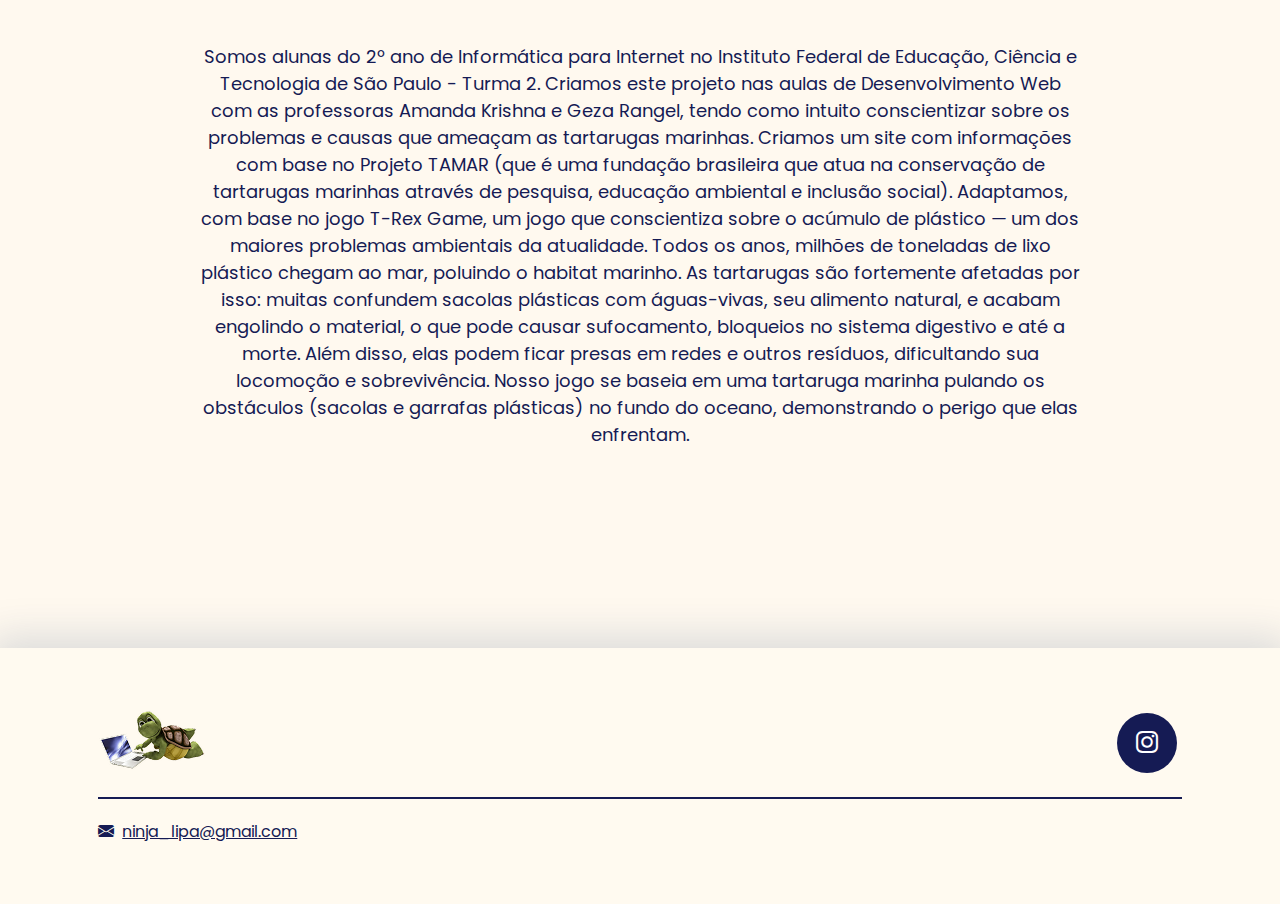
<file: time.html>
<!DOCTYPE html>
<html lang="pt-BR">
<head>
    <meta charset="UTF-8">
    <meta name="viewport" content="width=device-width, initial-scale=1.0">
    <link rel="preconnect" href="https://fonts.googleapis.com">
    <link rel="preconnect" href="https://fonts.gstatic.com" crossorigin>
    <link href="https://fonts.googleapis.com/css2?family=Poppins:wght@300;400;600;700&display=swap" rel="stylesheet">
    <link rel="stylesheet" href="https://cdn.jsdelivr.net/npm/bootstrap-icons@1.10.5/font/bootstrap-icons.css">
    <link rel="stylesheet" href="style-time.css">
    <script src="scripts/menu.js" defer></script>
    <title>As Splash</title>
</head>
<body>
    
    <header id="header">
        <div class="interface">
            <div class="logo">
                <a href="index.html">
                    <img src="images/index/logo.png" alt="logotipo">
                </a>
            </div>

            <nav class="menu-desktop">
                <ul>
                    <li><a href="index.html">Início</a></li>
                    <li><a href="time.html">Sobre</a></li>
                    <li><a href="tartarugas.html">Tartarugas</a></li>
                    <li><a href="projetos.html">Projetos</a></li>
                </ul>
            </nav>

            <div class="btn-contato">
                <a href="login.html">
                    <button>Acesse a Comunidade</button>
                </a>
            </div>

            <div class="btn-abrir-menu" id="btn-menu">
                <i class="bi bi-list"></i>
            </div>
        </div>
    </header>

    <main>
        <section class="time">
            <h1>Time</h1>
            <p>As Splash!</p>
            <div class="membros">
                <div class="membro">
                    <img src="images/time/gabi.png" alt="Foto de membro 1">
                    <h3>Gabi</h3>
                    <p>CEO</p>
                </div>
                <div class="membro">
                    <img src="images/time/malu.png" alt="Foto de membro 2">
                    <h3>Malu</h3>
                    <p>CEO</p>
                </div>
                <div class="membro">
                    <img src="images/time/beca.png" alt="Foto de membro 3">
                    <h3>Beca</h3>
                    <p>CEO</p>
                </div>
                <div class="membro">
                    <img src="images/time/sofi.png" alt="Foto de membro 4">
                    <h3>Sofi</h3>
                    <p>CEO</p>
                </div>
            </div>
        </section>

        <section class="quem-somos">
            <h2>Sobre nós</h2>
            <img src="images/time/grupo.png" alt="Imagem do grupo">
        </section>

        <section class="quem-somos-txt">
            <p>Somos alunas do 2º ano de Informática para Internet no Instituto Federal de Educação, Ciência e Tecnologia de São Paulo - Turma 2. Criamos este projeto nas aulas de Desenvolvimento Web com as professoras Amanda Krishna e Geza Rangel, tendo como intuito conscientizar sobre os problemas e causas que ameaçam as tartarugas marinhas.
                Criamos um site com informações com base no Projeto TAMAR (que é uma fundação brasileira que atua na conservação de tartarugas marinhas através de pesquisa, educação ambiental e inclusão social). Adaptamos, com base no jogo T-Rex Game, um jogo que conscientiza sobre o acúmulo de plástico — um dos maiores problemas ambientais da atualidade. Todos os anos, milhões de toneladas de lixo plástico chegam ao mar, poluindo o habitat marinho. As tartarugas são fortemente afetadas por isso: muitas confundem sacolas plásticas com águas-vivas, seu alimento natural, e acabam engolindo o material, o que pode causar sufocamento, bloqueios no sistema digestivo e até a morte. Além disso, elas podem ficar presas em redes e outros resíduos, dificultando sua locomoção e sobrevivência.
                Nosso jogo se baseia em uma tartaruga marinha pulando os obstáculos (sacolas e garrafas plásticas) no fundo do oceano, demonstrando o perigo que elas enfrentam.
            </p>
        </section>
    </main>

    <footer>
        <div class="interface">
            <div class="line-footer">
                <div class="flex">
                    <div class="logo-footer">
                        <img src="images/index/logo.png" alt="logotipo">
                    </div>
                    <div class="btn-social">
                        <a href="https://www.instagram.com/ninja_lipa/?utm_source=ig_web_button_share_sheet">
                            <button><i class="bi bi-instagram"></i></button>
                        </a>
                    </div>
                </div>
            </div>

            <div class="line-footer borda">
                <p><i class="bi bi-envelope-fill"></i> 
                    <a href="mailto:gabriela.tizeu@aluno.ifsp.edu.br">ninja_lipa@gmail.com</a>
                </p>
            </div>
        </div>
    </footer>
</body>
</html>
</file>
<file: style.css>
/* ESTILO GERAL */
* {
    margin: 0;
    padding: 0;
    box-sizing: border-box;
    font-family: 'Poppins', sans-serif;
}

body {
    background-color: #FFFAF0;
}


.flex {
    display: flex;
}

/* BOTÕES - PADRÃO GLOBAL */
button {
    color: #151b54;
    font-size: 18px;
    font-weight: 600;
    background-color: #fff;
    border: 0;
    border-radius: 30px;
    cursor: pointer;
    transition: .2s;
    width: 200px;
    height: 60px;
}

button:hover {
    box-shadow: 0px 0px 8px #fff;
    transform: scale(1.05);
}

/* ESTILO DO CABEÇALHO */
header {
    width: 100%;
    padding: 40px 4%;
    position: fixed;
    top: 0;
    left: 0;
    transition: .5s;
    z-index: 9999;
}

header .interface {
    display: flex;
    justify-content: space-between;
    align-items: center;
    max-width: 1280px;
    margin: 0 auto;
    padding: 0 4%;
}

header .logo img {
    max-width: 200px;
}

header .menu-desktop ul {
    display: flex;
    list-style: none;
}

header .menu-desktop ul li {
    margin: 0 40px;
}

header .menu-desktop ul li a {
    color: #151b54;
    font-weight: 600;
    text-decoration: none;
    transition: .2s;
}

.menu-desktop a:hover {
    transform: scale(1.05);
}

/* MENU DINÂMICO */
header.rolar {
    background-color: #4FA38F;
    padding: 20px 0;
    box-shadow: 0 0 8px #00000061;
}

/* ESTILO DO TOPO DO SITE */
section.topo-do-site {
    height: 100vh;
    background: url("images/index/imagem-capa.png") no-repeat center/cover;
    color: #151b54;
}

.topo-do-site .interface {
    display: flex;
    align-items: center;
    height: 100%;
    max-width: 1280px;
    margin: 0 auto;
    padding: 0 4%;
}

.topo-do-site .txt-topo-site h1 {
    font-size: 80px;
    line-height: 70px;
    font-weight: 200;
}

.topo-do-site .txt-topo-site h1 span {
    color: #151b54;
    display: block;
    font-weight: 700;
}

.topo-do-site .txt-topo-site p {
    font-size: 30px;
    font-weight: 300;
    margin: 20px 0;
}

/* MENU EM CARDS */
#menu {
    padding-top: 200px;
    display: flex;
    justify-content: center;
    flex-wrap: wrap;
    gap: 40px;
}

#menu img {
    width: auto;
    height: 280px;
    border: 10px solid #4FA38F;
    border-radius: 20px;
}

.card-txt a {
    text-decoration: none;
}

.card-txt h3 {
    font-size: 24px;
    color: #151b54;
}

.card-txt h4 {
    font-size: 18px;
    color: #151b54;
    font-weight: 400;
    margin-top: 5px;
}

#menu .interface {
    max-width: 1280px;
    margin: 0 auto;
    padding: 0 4%;
}

/* NOTÍCIAS */
.noticias .interface {
    margin-top: 200px;
    margin-bottom: 200px;
    padding: 0 4%;
}

.noticias .flex {
    display: flex;
    flex-direction: column;
    gap: 80px;
}

.noticias article {
    display: flex;
    align-items: center;
    justify-content: space-between;
    gap: 5%;
}

.noticias .img-itens img {
    width: 500px;
    height: auto;
    border-radius: 20px;
}

.noticias .txt-itens h4 {
    color: #151b54;
    font-size: 26px;
    margin-bottom: 10px;
}

.noticias .txt-itens p {
    color: #151b54;
    font-size: 18px;
    margin-bottom: 20px;
}

.noticias button {
    color: #fff;
    background-color: #a0c4ff;
}

.noticias button:hover {
    box-shadow: 0px 0px 8px #a0c4ff;
}

/* AMEAÇAS DE EXTINÇÃO */
.ameacas {
  padding: 60px 5%;
  font-family: "Poppins", sans-serif;
}

.interface {
  max-width: 1200px;
  margin: 0 auto;
}

.titulo {
  text-align: center;
  margin-bottom: 60px;
}

.titulo h1 {
  font-size: 70px;
  margin-bottom: 10px;
  color: #151b54;
}

.titulo h3 {
  font-size: 20px;
  color: #6e76b3;
  margin-bottom: 150px;
}

.bloco {
  display: flex;
  align-items: center;
  justify-content: space-between;
  margin-bottom: 80px;
  gap: 40px;
}

.bloco.invertido {
  flex-direction: row-reverse;
}

.txt-bloco {
  flex: 1;
}

.txt-bloco h3 {
  font-size: 20px;
  margin-bottom: 15px;
  color: #151b54;
}

.txt-bloco p {
  line-height: 1.6;
  font-size: 18px;
  text-align: justify;
  color: #151b54;
}

.imagem {
  flex: 1;
  text-align: center;
}

.imagem img {
  width: 100%;
  max-width: 450px;
  border-radius: 20px;
}

/* ESTILO DO RODAPÉ */
footer {
    padding: 40px 4%;
    background-color: #FFFAF0;
    box-shadow: 0 0 40px 10px hsl(0, 0%, 85%);
}

footer .interface {
    max-width: 1280px;
    margin: 0 auto;
    padding: 0 4%;
}

footer .line-footer {
    padding: 20px 0;
}

footer .flex {
    display: flex;
    justify-content: space-between;
    align-items: center;
}

footer .line-footer.borda {
    border-top: 2px solid #151b54;
}

footer .line-footer p {
    display: flex;
    align-items: center;
    gap: 8px;
    color: #151b54;
}

footer .line-footer p a {
    color: #151b54;
}

/* BOTÕES SOCIAIS */
.btn-social button {
    width: 60px;
    height: 60px;
    border-radius: 50%;
    border: none;
    background-color: #151b54;
    font-size: 22px;
    cursor: pointer;
    margin: 0 5px;
    transition: .2s;
}

.btn-social i.bi-instagram {
  color: #fff;
}

.btn-social i.bi-tiktok {
  color: #fff;
}



/* RESPONSAVIDADE */
/* AMEAÇAS DE EXTINÇÃO */
@media (max-width: 900px) {
  .bloco,
  .bloco.invertido {
    flex-direction: column;
    text-align: center;
  }

  .imagem img {
    max-width: 80%;
  }
}
</file>
<file: style-login-cadastro.css>
/* ====== Reset ====== */
* {
  margin: 0;
  padding: 0;
  box-sizing: border-box;
}

/* ====== Corpo ====== */
body {
  font-family: 'Poppins', sans-serif;
  background-color: #E8F5F3; /* fundo pastel suave */
  color: #151b54;
}

/* BOTÕES - PADRÃO GLOBAL */
button {
  color: #151b54;
  font-size: 18px;
  font-family: 'Poppins', sans-serif;
  font-weight: 600;
  background-color: #fff;
  border: 0;
  border-radius: 30px;
  cursor: pointer;
  transition: .2s;
  width: 200px;
  height: 60px;
}

button:hover {
  box-shadow: 0px 0px 8px #fff;
  transform: scale(1.05);
}

/* ESTILO DO CABEÇALHO */
header {
  width: 100%;
  padding: 40px 4%;
  position: fixed;
  top: 0;
  left: 0;
  transition: .5s;
  z-index: 9999;
}

header .interface {
  display: flex;
  justify-content: space-between;
  align-items: center;
  max-width: 1280px;
  margin: 0 auto;
  padding: 0 4%;
}

header .logo img {
  max-width: 200px;
}

header .menu-desktop ul {
  display: flex;
  list-style: none;
}

header .menu-desktop ul li {
  margin: 0 40px;
}

header .menu-desktop ul li a {
  color: #151b54;
  font-weight: 600;
  text-decoration: none;
  transition: .2s;
}

.menu-desktop a:hover {
  transform: scale(1.05);
}

/* MENU DINÂMICO */
header.rolar {
  background-color: #4FA38F;
  padding: 20px 0;
  box-shadow: 0 0 8px #00000061;
}

/* ====== Conteúdo ====== */
.container {
  display: flex;
  justify-content: center;
  align-items: center;
  min-height: 100vh;
  padding-top: 140px; /* espaço por causa do header fixo */
}

.form-box {
  background-color: #ffffff;
  border-radius: 20px;
  box-shadow: 0 4px 15px rgba(0,0,0,0.1);
  padding: 50px;
  width: 100%;
  max-width: 500px;
  text-align: center;
}

.form-box h2 {
  font-size: 28px;
  color: #151b54;
  margin-bottom: 10px;
}

.form-box p {
  color: #6e76b3;
  margin-bottom: 30px;
}

/* ====== Inputs ====== */
.input-group {
  text-align: left;
  margin-bottom: 20px;
}

.input-group label {
  display: block;
  font-weight: 600;
  margin-bottom: 6px;
  color: #151b54;
}

.input-group input {
  width: 100%;
  padding: 12px;
  border: 2px solid #4FA38F;
  border-radius: 10px;
  font-size: 16px;
  color: #333;
  outline: none;
  transition: .3s;
}

.input-group input:focus {
  border-color: #0a6063;
  box-shadow: 0 0 8px rgba(10,96,99,0.3);
}

/* ====== Botão ====== */
.btn {
  width: 100%;
  background-color: #a0c4ff;
  color: white;
  border: none;
  border-radius: 30px;
  padding: 15px;
  font-size: 18px;
  font-weight: 600;
  cursor: pointer;
  transition: .3s;
}

.btn:hover {
  box-shadow: 0px 0px 8px #fff;
  transform: scale(1.05);
}


/* ====== Link de cadastro ====== */
.link {
  margin-top: 20px;
  font-size: 0.95rem;
}

.link a {
  color: #151b54;
  text-decoration: none;
  font-weight: 600;
}

.link a:hover {
  text-decoration: underline;
}

/* ====== Responsividade ====== */
@media (max-width: 768px) {
  .form-box {
    padding: 30px 20px;
  }

  header .menu-desktop ul li {
    margin: 0 15px;
  }

  .btn {
    font-size: 16px;
  }
}
</file>
<file: style-contato.css>
/* ====== Reset ====== */
* {
  margin: 0;
  padding: 0;
  box-sizing: border-box;
}

/* ====== Corpo ====== */
body {
  font-family: 'Poppins', sans-serif;
  background-color: #E8F5F3; /* fundo pastel suave */
  color: #151b54;
}

/* BOTÕES - PADRÃO GLOBAL */
button {
    color: #151b54;
    font-size: 18px;
    font-weight: 600;
    font-family: 'Poppins', sans-serif;
    background-color: #fff;
    border: 0;
    border-radius: 30px;
    cursor: pointer;
    transition: .2s;
    width: 200px;
    height: 60px;
}

button:hover {
    box-shadow: 0px 0px 8px #fff;
    transform: scale(1.05);
}

/* ESTILO DO CABEÇALHO */
header {
    width: 100%;
    padding: 40px 4%;
    position: fixed;
    top: 0;
    left: 0;
    transition: .5s;
    z-index: 9999;
}

header .interface {
    display: flex;
    justify-content: space-between;
    align-items: center;
    max-width: 1280px;
    margin: 0 auto;
    padding: 0 4%;
}

header .logo img {
    max-width: 200px;
}

header .menu-desktop ul {
    display: flex;
    list-style: none;
}

header .menu-desktop ul li {
    margin: 0 40px;
}

header .menu-desktop ul li a {
    color: #151b54;
    font-weight: 600;
    text-decoration: none;
    transition: .2s;
}

.menu-desktop a:hover {
    transform: scale(1.05);
}

/* MENU DINÂMICO */
header.rolar {
    background-color: #4FA38F;
    padding: 20px 0;
    box-shadow: 0 0 8px #00000061;
}

/* ====== Conteúdo ====== */
.container {
  display: flex;
  justify-content: center;
  align-items: center;
  min-height: 100vh;
  padding-top: 140px; /* espaço por causa do header fixo */
}

.form-box {
  background-color: #ffffff;
  border-radius: 20px;
  box-shadow: 0 4px 15px rgba(0,0,0,0.1);
  padding: 50px;
  width: 100%;
  max-width: 600px;
  text-align: center;
}

.form-box h2 {
  font-size: 28px;
  color: #151b54;
  margin-bottom: 10px;
}

.form-box p {
  color: #6e76b3;
  margin-bottom: 30px;
}

/* ====== Inputs ====== */
.input-group {
  text-align: left;
  margin-bottom: 20px;
}

.input-group label {
  display: block;
  font-weight: 600;
  margin-bottom: 6px;
  color: #151b54;
}

.input-group input,
.input-group textarea {
  width: 100%;
  padding: 12px;
  border: 2px solid #4FA38F;
  border-radius: 10px;
  font-size: 16px;
  color: #333;
  outline: none;
  transition: .3s;
  resize: none;
}

.input-group input:focus,
.input-group textarea:focus {
  border-color: #0a6063;
  box-shadow: 0 0 8px rgba(10,96,99,0.3);
}

/* ====== Botão ====== */
.btn {
  width: 100%;
  background-color: #a0c4ff;
  color: white;
  border: none;
  border-radius: 30px;
  padding: 15px;
  font-size: 18px;
  font-weight: 600;
  cursor: pointer;
  transition: .3s;
  width: 500px;
  height: 60px;
}

.btn:hover {
  box-shadow: 0px 0px 8px #fff;
  transform: scale(1.05);
}

/* ====== Responsividade ====== */
@media (max-width: 768px) {
  .form-box {
    padding: 30px 20px;
  }

  header .menu-desktop ul li {
    margin: 0 15px;
  }

  .btn {
    font-size: 16px;
  }
}
</file>
<file: sau.css>
/* === RESET GERAL === */
* {
  margin: 0;
  padding: 0;
  box-sizing: border-box;
}

body {
  font-family: 'Poppins', sans-serif;
  background: linear-gradient(#4AA9C5, #A7E0E5); 
  display: flex;
  justify-content: center;
  align-items: center;
  height: 100vh;
  overflow: hidden;
}

/* BOTÕES - PADRÃO GLOBAL */
button {
    color: #151b54;
    font-size: 18px;
    font-weight: 600;
    font-family: 'Poppins', sans-serif;
    background-color: #fff;
    border: 0;
    border-radius: 30px;
    cursor: pointer;
    transition: .2s;
    width: 200px;
    height: 60px;
}

button:hover {
    box-shadow: 0px 0px 8px #fff;
    transform: scale(1.05);
}

/* ESTILO DO CABEÇALHO */
header {
    width: 100%;
    padding: 40px 4%;
    position: fixed;
    top: 0;
    left: 0;
    transition: .5s;
    z-index: 9999;
}

header .interface {
    display: flex;
    justify-content: space-between;
    align-items: center;
    max-width: 1280px;
    margin: 0 auto;
    padding: 0 4%;
}

header .logo img {
    max-width: 200px;
}

header .menu-desktop ul {
    display: flex;
    list-style: none;
}

header .menu-desktop ul li {
    margin: 0 40px;
}

header .menu-desktop ul li a {
    color: #151b54;
    font-weight: 600;
    text-decoration: none;
    transition: .2s;
}

.menu-desktop a:hover {
    transform: scale(1.05);
}

/* MENU DINÂMICO */
header.rolar {
    background-color: #4FA38F;
    padding: 20px 0;
    box-shadow: 0 0 8px #00000061;
}

/* === CONTÊINER PRINCIPAL === */
.game-container {
  position: relative;
  width: 800px;
  height: 200px;
  background: linear-gradient(#6ecbe0, #3baed4);
  border: 3px solid #fff;
  border-radius: 15px;
  overflow: hidden;
  box-shadow: 0 0 20px rgba(0, 0, 0, 0.2);
}

/* === TARTARUGA === */
.turtle {
  position: absolute;
  bottom: 30px;         /* encostada na areia */
  left: 60px;
  width: 50px;
  height: auto;
  transform: scaleX(1); /* virada para a direita */
  z-index: 5;
}

/* === OBSTÁCULOS (sacolas, garrafa) === */
.obstacle {
  position: absolute;
  bottom: 30px;         /* mesma altura da tartaruga */
  width: 40px;          /* menor tamanho */
  height: auto;
  z-index: 6;
}

/* === CHÃO — AREIA === */
.ground {
  position: absolute;
  bottom: 0;
  left: 0;
  height: 40px;
  width: 100%;
  background: linear-gradient(#e2c290, #cfa968);
  border-top: 2px solid #b78c4d;
  z-index: 4;
}

/* === PLACAR === */
#score {
  position: absolute;
  top: 10px;
  left: 10px;
  font-size: 18px;
  font-weight: bold;
  color: #fff;
  text-shadow: 1px 1px 3px #000;
  user-select: none;
  z-index: 10;
}

/* === ANIMAÇÃO DE BOLHAS === */
@keyframes subirBolha {
  0% {
    transform: translateY(100%);
    opacity: 0;
  }
  50% {
    opacity: 1;
  }
  100% {
    transform: translateY(-200px);
    opacity: 0;
  }
}

/* Bolhas */
.bubble {
  position: absolute;
  bottom: 0;
  background: rgba(255, 255, 255, 0.6);
  border-radius: 50%;
  animation: subirBolha linear infinite;
  z-index: 1;
}

/* Muitas bolhas com tamanhos e velocidades variadas */
.bubble:nth-child(1) { left: 40px; width: 10px; height: 10px; animation-duration: 4s; }
.bubble:nth-child(2) { left: 100px; width: 15px; height: 15px; animation-duration: 6s; animation-delay: 1s; }
.bubble:nth-child(3) { left: 160px; width: 12px; height: 12px; animation-duration: 5s; animation-delay: 2s; }
.bubble:nth-child(4) { left: 220px; width: 20px; height: 20px; animation-duration: 7s; animation-delay: 3s; }
.bubble:nth-child(5) { left: 300px; width: 8px; height: 8px; animation-duration: 3s; animation-delay: 0.5s; }
.bubble:nth-child(6) { left: 380px; width: 18px; height: 18px; animation-duration: 6s; animation-delay: 2.5s; }
.bubble:nth-child(7) { left: 450px; width: 14px; height: 14px; animation-duration: 4.5s; animation-delay: 1.8s; }
.bubble:nth-child(8) { left: 520px; width: 25px; height: 25px; animation-duration: 8s; animation-delay: 3s; }
.bubble:nth-child(9) { left: 600px; width: 10px; height: 10px; animation-duration: 3.5s; animation-delay: 1s; }
.bubble:nth-child(10){ left: 680px; width: 22px; height: 22px; animation-duration: 7.5s; animation-delay: 2s; }
.bubble:nth-child(11){ left: 740px; width: 12px; height: 12px; animation-duration: 5s; animation-delay: 1.3s; }
</file>
<file: style-projetos.css>
/* ====== Reset ====== */
* {
    margin: 0;
    padding: 0;
    box-sizing: border-box;
}

/* ====== Corpo ====== */
body {
    font-family: 'Poppins', sans-serif;
    background-color: #fff9ef;
    color: #151b54;
}

/* BOTÕES - PADRÃO GLOBAL */
button {
    color: #151b54;
    font-size: 18px;
    font-family: 'Poppins', sans-serif;
    font-weight: 600;
    background-color: #fff;
    border: 0;
    border-radius: 30px;
    cursor: pointer;
    transition: .2s;
    width: 200px;
    height: 60px;
}

button:hover {
    box-shadow: 0px 0px 8px #fff;
    transform: scale(1.05);
}

/* ESTILO DO CABEÇALHO */
header {
    width: 100%;
    padding: 40px 4%;
    position: fixed;
    top: 0;
    left: 0;
    transition: .5s;
    z-index: 9999;
}

header .interface {
    display: flex;
    justify-content: space-between;
    align-items: center;
    max-width: 1280px;
    margin: 0 auto;
    padding: 0 4%;
}

header .logo img {
    max-width: 200px;
}

header .menu-desktop ul {
    display: flex;
    list-style: none;
}

header .menu-desktop ul li {
    margin: 0 40px;
}

header .menu-desktop ul li a {
    color: #151b54;
    font-weight: 600;
    text-decoration: none;
    transition: .2s;
}

.menu-desktop a:hover {
    transform: scale(1.05);
}

/* MENU DINÂMICO */
header.rolar {
    background-color: #4FA38F;
    padding: 20px 0;
    box-shadow: 0 0 8px #00000061;
}

/* ====== Seção Projeto ====== */
.projeto-tamar {
    text-align: center;
    margin-top: 200px;
}

.projeto-tamar h2 {
    text-align: center;
    margin-top: 200px;
    font-size: 70px;
    margin-bottom: 25px;
}

/* Container da imagem */
.projeto-tamar .imagem-container {
    position: relative;
    display: inline-block;
    margin-bottom: 200px;
}

.projeto-tamar .imagem-container img {
    width: 100%;
    max-width: 1000px;
    border-radius: 20px;
    box-shadow: 0px 4px 10px rgba(0,0,0,0.2);
}

/* Botão "Saiba mais" sobre a imagem */
.projeto-tamar .btn-saiba {
    position: absolute;
    bottom: 35px;
    font-family: 'Poppins', sans-serif;
    right: 50px;
    background-color: rgba(255, 255, 255, 0.4);
    color: #151b54;
    border: 2px solid #0a6063;
    border-radius: 30px;
    padding: 10px 25px;
    font-weight: 600;
    font-size: 16px;
    cursor: pointer;
    transition: 0.3s;
    box-shadow: 0px 3px 10px rgba(0,0,0,0.5);
}

.projeto-tamar .btn-saiba:hover {
    transform: scale(1.05);
}


/* ESTILO DO RODAPÉ */
footer {
    padding: 40px 4%;
    background-color: #FFFAF0;
    box-shadow: 0 0 40px 10px hsl(0, 0%, 85%);
}

footer .interface {
    max-width: 1280px;
    margin: 0 auto;
    padding: 0 4%;
}

footer .line-footer {
    padding: 20px 0;
}

footer .flex {
    display: flex;
    justify-content: space-between;
    align-items: center;
}

footer .line-footer.borda {
    border-top: 2px solid #151b54;
}

footer .line-footer p {
    display: flex;
    align-items: center;
    gap: 8px;
    color: #151b54;
}

footer .line-footer p a {
    color: #151b54;
}

/* BOTÕES SOCIAIS */
.btn-social button {
    width: 60px;
    height: 60px;
    border-radius: 50%;
    border: none;
    background-color: #151b54;
    font-size: 22px;
    cursor: pointer;
    margin: 0 5px;
    transition: .2s;
}

.btn-social i.bi-instagram {
    color: #fff;
}

.btn-social i.bi-tiktok {
    color: #fff;
}

/* ====== Responsividade ====== */
@media (max-width: 768px) {
    .menu {
        gap: 10px;
    }

    .projeto-tamar h2 {
        font-size: 40px;
    }

    .projeto-tamar .imagem-container img {
        width: 90%;
    }

    .projeto-tamar .btn-saiba {
        font-size: 14px;
        bottom: 15px;
        right: 20px;
        padding: 8px 20px;
    }
}
</file>
<file: style-tartarugas.css>
/* ====== Reset ====== */
* {
  margin: 0;
  padding: 0;
  box-sizing: border-box;
}

/* ====== Corpo ====== */
body {
  font-family: 'Poppins', sans-serif;
  background-color: #fff9ef;
  color: #2e2e2e;
  line-height: 1.6;
}

/* BOTÕES - PADRÃO GLOBAL */
button {
    color: #151b54;
    font-size: 18px;
    font-family: 'Poppins', sans-serif;
    font-weight: 600;
    background-color: #fff;
    border: 0;
    border-radius: 30px;
    cursor: pointer;
    transition: .2s;
    width: 200px;
    height: 60px;
}

button:hover {
    box-shadow: 0px 0px 8px #fff;
    transform: scale(1.05);
}

/* ESTILO DO CABEÇALHO */
header {
    width: 100%;
    padding: 40px 4%;
    position: fixed;
    top: 0;
    left: 0;
    transition: .5s;
    z-index: 9999;
}

header .interface {
    display: flex;
    justify-content: space-between;
    align-items: center;
    max-width: 1280px;
    margin: 0 auto;
    padding: 0 4%;
}

header .logo img {
    max-width: 200px;
}

header .menu-desktop ul {
    display: flex;
    list-style: none;
}

header .menu-desktop ul li {
    margin: 0 40px;
}

header .menu-desktop ul li a {
    color: #151b54;
    font-weight: 600;
    text-decoration: none;
    transition: .2s;
}

.menu-desktop a:hover {
    transform: scale(1.05);
}

/* MENU DINÂMICO */
header.rolar {
    background-color: #4FA38F;
    padding: 20px 0;
    box-shadow: 0 0 8px #00000061;
}

/* ====== topo ====== */
.topo {
  text-align: center;
  background-color: #fff9ef;
  padding: 40px 20px;
}

.topo h1 {
  font-size: 70px;
  color: #151b54;
  margin-bottom: 5px;
  margin-top: 200px;
}

.topo p {
  font-size: 20px;
  color: #6e76b3;
  margin-bottom: 20px;
  font-weight: 600;
}

.topo img {
  width: 90%;
  max-width: 2000px;
  border-radius: 15px;
  box-shadow: 0 4px 12px rgba(0,0,0,0.2);
}

/* ====== Estrutura das seções ====== */
.conteudo {
  width: 90%;
  max-width: 1200px;
  margin: 60px auto;
  margin-bottom: 200px;
  margin-top: 100px;
}

.tartaruga {
  display: flex;
  align-items: center;
  justify-content: space-between;
  gap: 40px;
  background-color: #c2e3d3;
  border-radius: 25px;
  padding: 40px;
  margin-bottom: 60px;
  box-shadow: 0 4px 15px rgba(0,0,0,0.1);
  transition: transform 0.3s ease;
}

.tartaruga:hover {
  transform: scale(1.02);
}

.tartaruga.invertida {
  flex-direction: row-reverse;
  background-color: #b1ddd1;
}

/* ====== Texto ====== */
.texto {
  flex: 1;
}

.texto h2 {
  font-size: 22px;
  color: #151b54;
  margin-bottom: 10px;
}

.texto p {
  font-size: 16px;
  color: #151b54;
  text-align: justify;
}

/* ====== Imagem ====== */
.imagem {
  flex: 1;
  text-align: center;
  display: flex;
  justify-content: center;
  align-items: center;
}

.imagem .circle {
    width: 340px;
    height: 340px;
    border-radius: 50%;
    background-color: #c2e3d3;
    display: flex;
    align-items: center;
    justify-content: center;
    padding: 18px;
    box-shadow: 0 8px 24px rgba(0,0,0,0.12);
    transition: transform 0.25s;
}

.imagem .circle img {
    max-width: 100%;
    max-height: 100%;
    width: auto;
    height: auto;
    object-fit: contain;
    display: block;
}

.imagem .circle:hover {
    transform: translateY(-6px);
}

/* cor de cada tartaruga */
.tartaruga:nth-of-type(1) {
  background-color: #CDE8B9; /* verde claro vibrante */
}

.tartaruga:nth-of-type(2) {
  background-color: #E8D8A6; /* amarelo oliva suave */
}

.tartaruga:nth-of-type(3) {
  background-color: #F8C5B2; /* coral pastel */
}

.tartaruga:nth-of-type(4) {
  background-color: #B3D9E6; /* azul oceano suave */
}

.tartaruga:nth-of-type(5) {
  background-color: #C7D7A4; /* verde oliva acinzentado */
}


/* cor dos circulos */
.tartaruga:nth-of-type(1) .circle {
  background-color: #A9D08E; /* tom mais escuro do fundo verde */
}

.tartaruga:nth-of-type(2) .circle {
  background-color: rgb(255, 179, 117); /* tom dourado oliva */
}

.tartaruga:nth-of-type(3) .circle {
  background-color: #F49A85; /* coral médio */
}

.tartaruga:nth-of-type(4) .circle {
  background-color: #86C5DA; /* azul médio */
}

.tartaruga:nth-of-type(5) .circle {
  background-color: #AFC57B; /* oliva esverdeado */
}

.circle {
  box-shadow: 0px 4px 10px rgba(0,0,0,0.15);
}


/* ESTILO DO RODAPÉ */
footer {
    padding: 40px 4%;
    background-color: #FFFAF0;
    box-shadow: 0 0 40px 10px hsl(0, 0%, 85%);
}

footer .interface {
    max-width: 1280px;
    margin: 0 auto;
    padding: 0 4%;
}

footer .line-footer {
    padding: 20px 0;
}

footer .flex {
    display: flex;
    justify-content: space-between;
    align-items: center;
}

footer .line-footer.borda {
    border-top: 2px solid #151b54;
}

footer .line-footer p {
    display: flex;
    align-items: center;
    gap: 8px;
    color: #151b54;
}

footer .line-footer p a {
    color: #151b54;
}

/* BOTÕES SOCIAIS */
.btn-social button {
    width: 60px;
    height: 60px;
    border-radius: 50%;
    border: none;
    background-color: #151b54;
    font-size: 22px;
    cursor: pointer;
    margin: 0 5px;
    transition: .2s;
}

.btn-social i.bi-instagram {
  color: #fff;
}

.btn-social i.bi-tiktok {
  color: #fff;
}

/* Responsividade: reduz o círculo em telas menores */
@media (max-width: 768px) {
  .imagem .circle {
    width: 260px;
    height: 260px;
    padding: 14px;
  }
}
</file>
<file: style-time.css>
/* ======== Reset ======== */
* {
    margin: 0;
    padding: 0;
    box-sizing: border-box;
}

/* ======== Layout geral ======== */
body {
    font-family: 'Poppins', sans-serif;
    background-color: #fff9ef;
    color: #151b54;
}

/* BOTÕES - PADRÃO GLOBAL */
button {
    font-family: 'Poppins', sans-serif;
    color: #151b54;
    font-size: 18px;
    font-weight: 600;
    background-color: #fff;
    border: 0;
    border-radius: 30px;
    cursor: pointer;
    transition: .2s;
    width: 200px;
    height: 60px;
}

button:hover {
    box-shadow: 0px 0px 8px #fff;
    transform: scale(1.05);
}

/* ESTILO DO CABEÇALHO */
header {
    width: 100%;
    padding: 40px 4%;
    position: fixed;
    top: 0;
    left: 0;
    transition: .5s;
    z-index: 9999;
}

header .interface {
    display: flex;
    justify-content: space-between;
    align-items: center;
    max-width: 1280px;
    margin: 0 auto;
    padding: 0 4%;
}

header .logo img {
    max-width: 200px;
}

header .menu-desktop ul {
    display: flex;
    list-style: none;
}

header .menu-desktop ul li {
    margin: 0 40px;
}

header .menu-desktop ul li a {
    color: #151b54;
    font-weight: 600;
    text-decoration: none;
    transition: .2s;
}

.menu-desktop a:hover {
    transform: scale(1.05);
}

/* MENU DINÂMICO */
header.rolar {
    background-color: #4FA38F;
    padding: 20px 0;
    box-shadow: 0 0 8px #00000061;
}

/* ======== Seção Time ======== */
.time {
    text-align: center;
    margin-top: 200px;
}

.time h1 {
    font-size: 70px;
}

.time h3 {
    font-size: 20px;
    margin-bottom: 10px;
}

.time p {
    font-size: 16px;
    margin-bottom: 100px;
}

.membros {
    display: flex;
    justify-content: center;
    gap: 40px;
    flex-wrap: wrap;
    margin-bottom: 50px;
}

.membro {
    text-align: center;
}

.membro img {
    width: 200px;
    height: 200px;
    border-radius: 50%;
    object-fit: cover;
    margin-bottom: 10px;
}

/* ======== Seção Quem Somos ======== */
.quem-somos {
    text-align: center;
}

.quem-somos h2 {
    font-size: 70px;
    margin-bottom: 20px;
}

.quem-somos img {
    width: 70%;
    max-width: 1000px;
    border-radius: 20px;
    box-shadow: 0px 4px 10px rgba(0,0,0,0.2);
}

.quem-somos-txt p {
    margin-top: 50px;
    font-size: 18px;
    margin-bottom: 200px;
    margin-left: 200px;
    margin-right: 200px;
    text-align: center;
}

/* ESTILO DO RODAPÉ */
footer {
    padding: 40px 4%;
    background-color: #FFFAF0;
    box-shadow: 0 0 40px 10px hsl(0, 0%, 85%);
}

footer .interface {
    max-width: 1280px;
    margin: 0 auto;
    padding: 0 4%;
}

footer .line-footer {
    padding: 20px 0;
}

footer .flex {
    display: flex;
    justify-content: space-between;
    align-items: center;
}

footer .line-footer.borda {
    border-top: 2px solid #151b54;
}

footer .line-footer p {
    display: flex;
    align-items: center;
    gap: 8px;
    color: #151b54;
}

footer .line-footer p a {
    color: #151b54;
}

/* BOTÕES SOCIAIS */
.btn-social button {
    width: 60px;
    height: 60px;
    border-radius: 50%;
    border: none;
    background-color: #151b54;
    font-size: 22px;
    cursor: pointer;
    margin: 0 5px;
    transition: .2s;
}

.btn-social i.bi-instagram {
  color: #fff;
}

.btn-social i.bi-tiktok {
  color: #fff;
}
</file>
